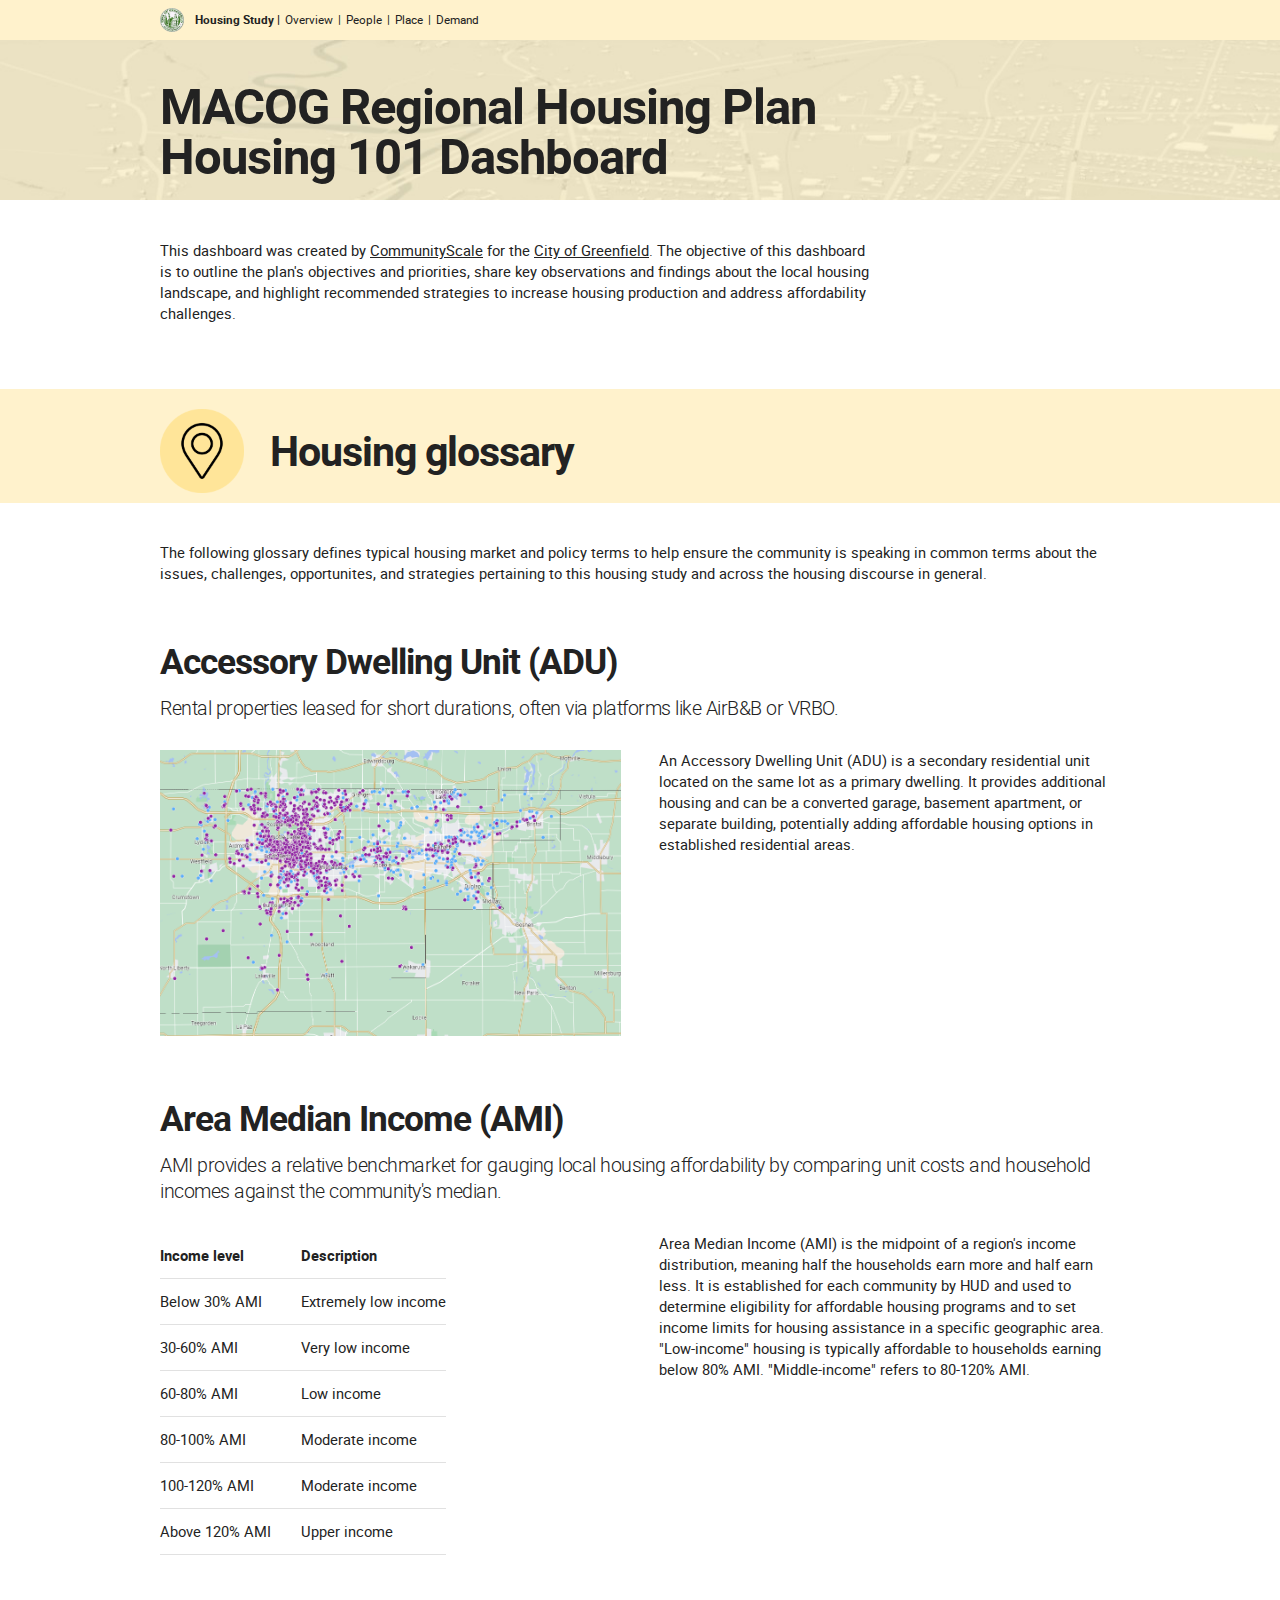
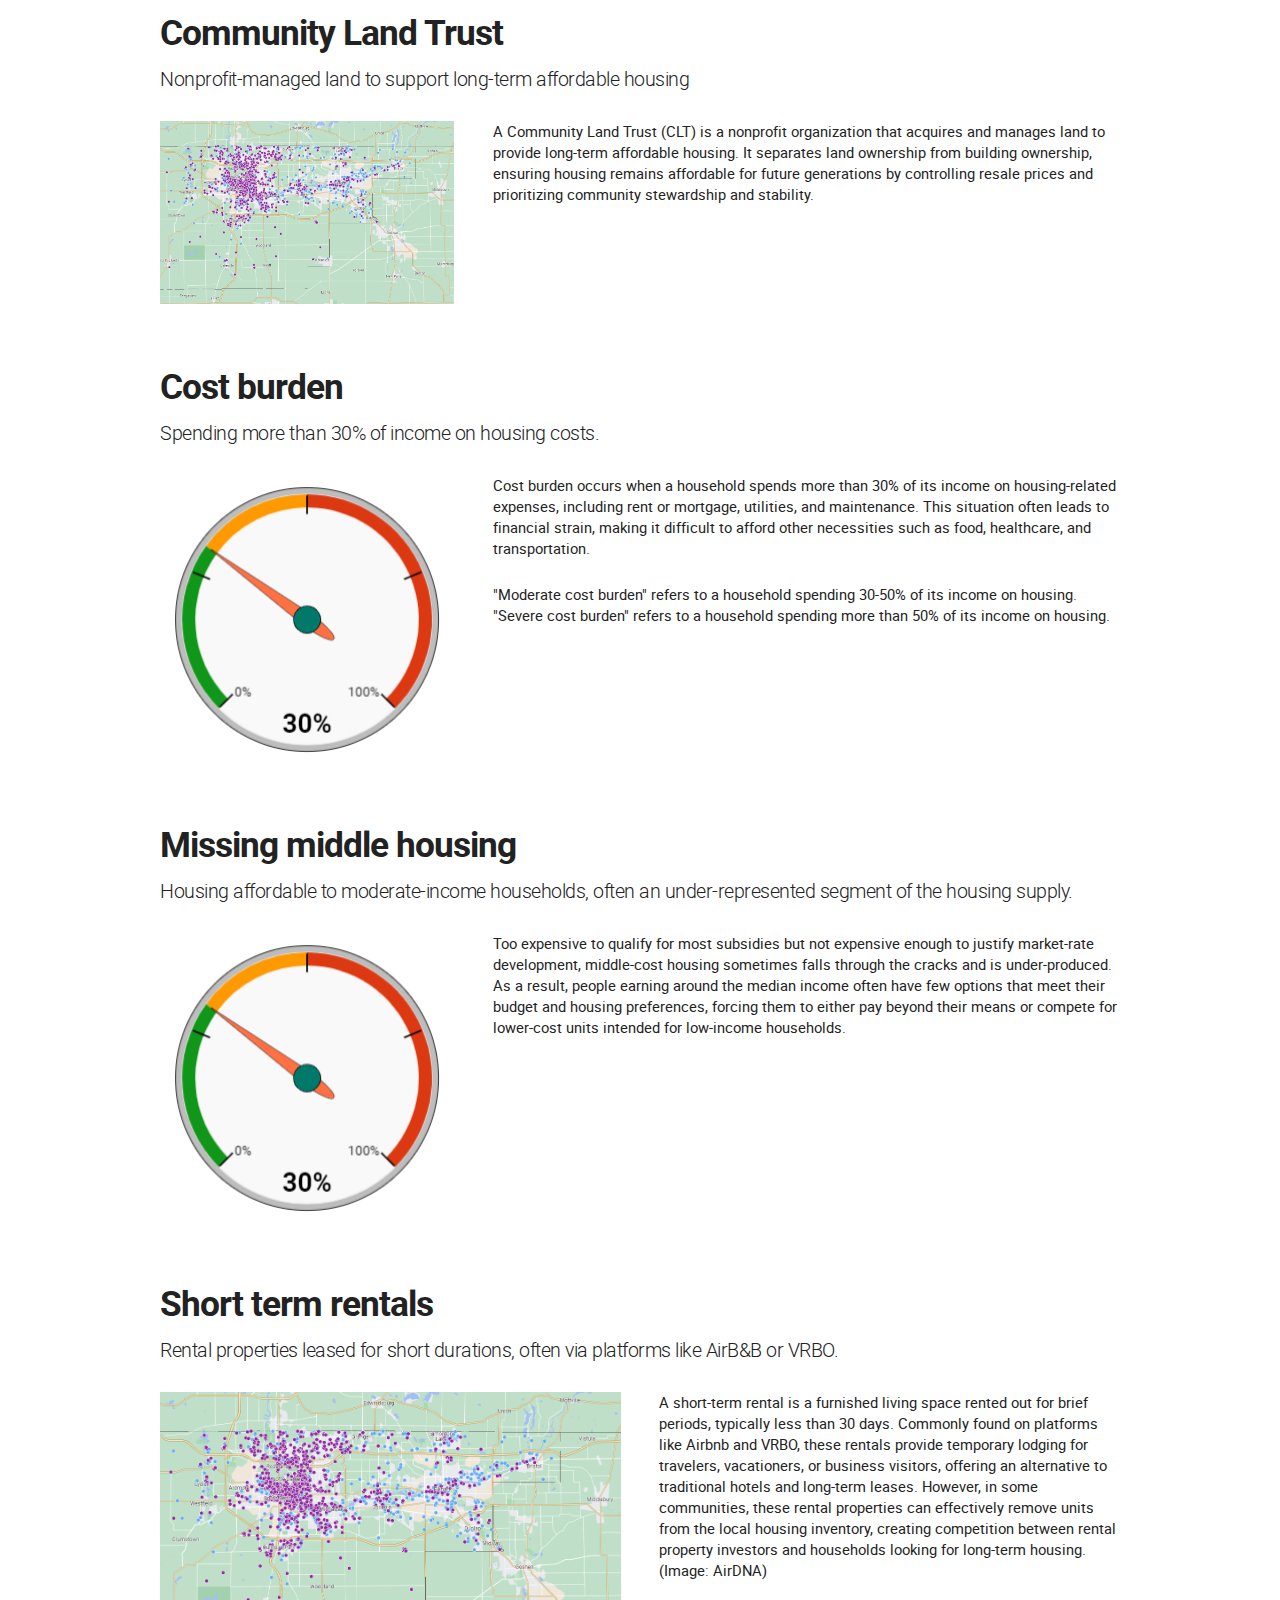
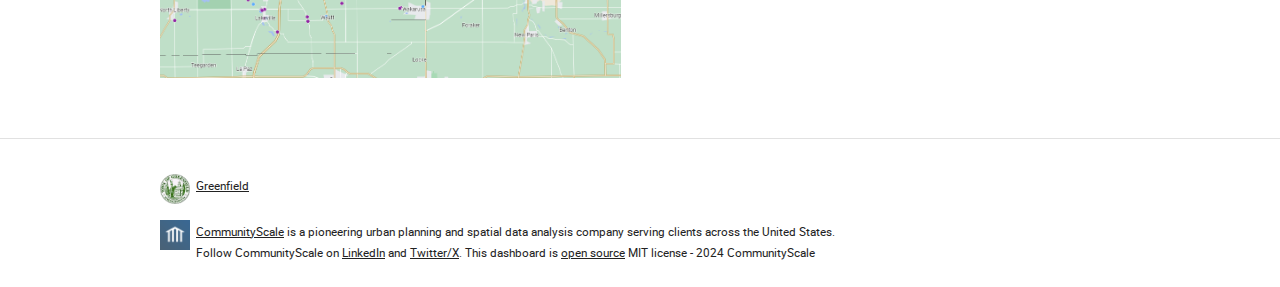
<file: housing101.html>
<!DOCTYPE html>
<html lang="en">

<head>

	<!-- Metadata 2024 -->
	<meta charset="utf-8">
	<title>MACOG Regional Housing Study - Housing 101</title>
	<meta name="description" content="Explore our interactive dashboard to understand housing needs in Greenfield. This tool provides insights into housing availability, affordability, and trends.">
	<meta name="keywords" content="Greenfield, Housing, Urban Planning, CommunityScale, Assessment, Dashboard">
	<meta name="author" content="CommunityScale">
	<link rel="canonical" href="https://communityscale.github.io/Greenfield/">
	<meta property="og:title" content="Greenfield Housing Study Dashboard">
	<meta property="og:type" content="article">
	<meta property="og:url" content="https://communityscale.github.io/Greenfield/">
	<meta property="og:image" content="https://raw.githubusercontent.com/CommunityScale/Greenfield/main/images/socialcard.jpg">
	<meta property="og:description" content="Housing Study educational dashboard for Greenfield. Provides detailed analysis and insights on housing trends, affordability, and needs.">
	<meta property="og:site_name" content="CommunityScale">
	<meta property="og:locale" content="en_US">
	<meta property="article:author" content="CommunityScale">
	<meta property="article:tag" content="Urban Planning">
	<meta property="article:tag" content="Housing">
	<meta property="article:tag" content="Greenfield">
	<meta name="twitter:card" content="summary_large_image">
	<meta name="twitter:title" content="Greenfield Housing Study Dashboard">
	<meta name="twitter:description" content="Interactive dashboard providing insights into Greenfield's housing needs. Explore data on affordability, availability, and trends.">
	<meta name="twitter:image" content="https://raw.githubusercontent.com/CommunityScale/Greenfield/main/images/socialcard.jpg">
	<meta name="twitter:creator" content="@CommunityScale">
	<meta http-equiv="content-language" content="en">

	<!-- Mobile Specific Metas
  –––––––––––––––––––––––––––––––––––––––––––––––––– -->
	<meta name="viewport" content="width=device-width, initial-scale=1">

	<!-- CSS
  –––––––––––––––––––––––––––––––––––––––––––––––––– -->
	<link rel="stylesheet" href="css/normalize.css">
	<link rel="stylesheet" href="css/cs.css">

	<!-- Favicon
  –––––––––––––––––––––––––––––––––––––––––––––––––– -->
	<link rel="icon" type="image/png" href="images/favicon.png">

</head>

<body>

	<!-- Primary Page Layout
  –––––––––––––––––––––––––––––––––––––––––––––––––– -->

	<!-- Sticky header -->
	<div class="sticky">
		<div class="container">
			<small>
				<p class="inline-text">
					<a href="https://greenfield-ma.gov/" target="_blank"><img src="images/community.png" alt="Greenfield" class="inline-image"></a>
					<span class="title"><b> Housing Study |</span></b><a href="#Overview">Overview</a> | <a href="#People">People</a> | <a href="#Place"> Place </a>| <a href="#Demand">Demand</a>
				</p>
			</small>
		</div>
	</div>

	<!-- Cover banner -->

	<div class="cover">
		<div class="container" style="margin-top: 0">
			<h1>MACOG Regional Housing Plan
				<br>Housing 101 Dashboard
			</h1>
		</div>
	</div>

	<div class="container">
		<div class="row">
			<div class="nine columns" style="margin-top: 20px">
				<p>This dashboard was created by <a href="http://communityscale.io">CommunityScale</a> for the <a href="https://greenfield-ma.gov/">City of Greenfield</a>. The objective of this dashboard is to outline the plan's objectives and priorities, share key observations and findings about the local housing landscape, and highlight recommended strategies to increase housing production and address affordability challenges.</p>
			</div>
			<div class="one-half column" style="margin-top: 20px">
			</div>
		</div>
		<!-- Hide the TOC
		<div class="row">
			<div class="one-fifth column"><a href="#Overview"><img src="images/Overview.png" class="icon" title="Overview"><br><b>Overview</b></a>, introducing the purpose of this dashboard.</div>
			<div class="one-fifth column"><a href="#People"><img src="images/People.png" class="icon" title="People"><br><b>Indicators</b></a>, profiling characteristics such as income, employment, household structure, and cost burden.</div>
			<div class="one-fifth column"><a href="#Place"><img src="images/Place.png" class="icon" title="Place"><br><b>Solutions</b></a>, to generate new construction that fits with the community's needs.</div>
			<div class="one-fifth column"><a href="#Demand"><img src="images/Demand.png" class="icon" title="Demand"><br><b>Next steps</b></a>, and how you can get involved.</div>
		</div>
		 -->
	</div>

	<div class="divider">
		<div class="container">
			<div class="Twelve columns">
				<h2 id="Glossary" class="inline-text"><img src="images/Place.png" class="inline-image" title="People">Housing glossary</h2>
			</div>
		</div>
	</div>

    <div class="container">
		<div class="row">
			<div class="twelve columns" style="margin-top: 2%">
				<p>The following glossary defines typical housing market and policy terms to help ensure the community is speaking in common terms about the issues, challenges, opportunites, and strategies pertaining to this housing study and across the housing discourse in general.</p>
            </div>
        </div>
    </div>

    <!-- Typical glossary entry-->
    <div class="container">        
        <div class="row">
            <div class="twelve columns" style="margin-top: 2%">
                <h3>Accessory Dwelling Unit (ADU)</h3>
                <h5>Rental properties leased for short durations, often via platforms like AirB&B or VRBO.</h5>
            </div>
        </div>	
		<div class="row">
			<div class="six columns" style="margin-top: 2%">
				<p><img src="./images/MACOG_Airdna_screengrab.PNG" height=auto width=100% title="CommunityScale" alt="CommunityScale"></a></p>
			</div>
			<div class="six columns" style="margin-top: 2%">
				<p>An Accessory Dwelling Unit (ADU) is a secondary residential unit located on the same lot as a primary dwelling. It provides additional housing and can be a converted garage, basement apartment, or separate building, potentially adding affordable housing options in established residential areas.</p>
            </div>
		</div>
	</div>

    <!-- Typical glossary entry-->
    <div class="container">        
        <div class="row">
            <div class="twelve columns" style="margin-top: 2%">
                <h3>Area Median Income (AMI)</h3>
                <h5>AMI provides a relative benchmarket for gauging local housing affordability by comparing unit costs and household incomes against the community's median.</h5>
            </div>
        </div>	
		<div class="row">
			<div class="six columns" style="margin-top: 2%">
				<table>
                    <tr>
                      <th>Income level</th>
                      <th>Description</th>
                    </tr>
                    <tr>
                      <td>Below 30% AMI</td>
                      <td>Extremely low income</td>
                    </tr>
                    <tr>
                      <td>30-60% AMI</td>
                      <td>Very low income</td>
                    </tr>
                    <tr> 
                      <td>60-80% AMI</td>
                      <td>Low income</td>
                    </tr>
                    <tr>
                      <td>80-100% AMI</td>
                      <td>Moderate income</td>
                    </tr>
                    <tr>
                      <td>100-120% AMI</td>
                      <td>Moderate income</td>
                    </tr>
                    <tr>
                      <td>Above 120% AMI</td>
                      <td>Upper income</td>
                    </tr>
                </table>
			</div>
			<div class="six columns" style="margin-top: 2%">
				<p>Area Median Income (AMI) is the midpoint of a region's income distribution, meaning half the households earn more and half earn less. It is established for each community by HUD and used to determine eligibility for affordable housing programs and to set income limits for housing assistance in a specific geographic area. "Low-income" housing is typically affordable to households earning below 80% AMI. "Middle-income" refers to 80-120% AMI.</p>
            </div>
		</div>
	</div>

    <!-- Typical glossary entry-->
    <div class="container">        
        <div class="row">
            <div class="twelve columns" style="margin-top: 2%">
                <h3>Community Land Trust</h3>
                <h5>Nonprofit-managed land to support long-term affordable housing</h5>
            </div>
        </div>	
		<div class="row">
			<div class="four columns" style="margin-top: 2%">
				<p><img src="./images/MACOG_Airdna_screengrab.PNG" height=auto width=100% title="CommunityScale" alt="CommunityScale"></a></p>
			</div>
			<div class="eight columns" style="margin-top: 2%">
				<p>A Community Land Trust (CLT) is a nonprofit organization that acquires and manages land to provide long-term affordable housing. It separates land ownership from building ownership, ensuring housing remains affordable for future generations by controlling resale prices and prioritizing community stewardship and stability.</p>
            </div>
		</div>
	</div>

    <!-- Typical glossary entry-->
    <div class="container">        
        <div class="row">
            <div class="twelve columns" style="margin-top: 2%">
                <h3>Cost burden</h3>
                <h5>Spending more than 30% of income on housing costs.</h5>
            </div>
        </div>	
		<div class="row">
			<div class="four columns" style="margin-top: 2%">
				<p><img src="./images/MACOG_Gauge_screengrab.PNG" height=auto width=100% title="CommunityScale" alt="CommunityScale"></a></p>
			</div>
			<div class="eight columns" style="margin-top: 2%">
				<p>Cost burden occurs when a household spends more than 30% of its income on housing-related expenses, including rent or mortgage, utilities, and maintenance. This situation often leads to financial strain, making it difficult to afford other necessities such as food, healthcare, and transportation.</p>
                <p>"Moderate cost burden" refers to a household spending 30-50% of its income on housing. "Severe cost burden" refers to a household spending more than 50% of its income on housing.</p>
            </div>
		</div>
	</div>

    <!-- Typical glossary entry-->
    <div class="container">        
        <div class="row">
            <div class="twelve columns" style="margin-top: 2%">
                <h3>Missing middle housing</h3>
                <h5>Housing affordable to moderate-income households, often an under-represented segment of the housing supply.</h5>
            </div>
        </div>	
		<div class="row">
			<div class="four columns" style="margin-top: 2%">
				<p><img src="./images/MACOG_Gauge_screengrab.PNG" height=auto width=100% title="CommunityScale" alt="CommunityScale"></a></p>
			</div>
			<div class="eight columns" style="margin-top: 2%">
				<p>Too expensive to qualify for most subsidies but not expensive enough to justify market-rate development, middle-cost housing sometimes falls through the cracks and is under-produced. As a result, people earning around the median income often have few options that meet their budget and housing preferences, forcing them to either pay beyond their means or compete for lower-cost units intended for low-income households.</p>
            </div>
		</div>
	</div>

    <!-- Typical glossary entry-->
    <div class="container">        
        <div class="row">
            <div class="twelve columns" style="margin-top: 2%">
                <h3>Short term rentals</h3>
                <h5>Rental properties leased for short durations, often via platforms like AirB&B or VRBO.</h5>
            </div>
        </div>	
		<div class="row">
			<div class="six columns" style="margin-top: 2%">
				<p><img src="./images/MACOG_Airdna_screengrab.PNG" height=auto width=100% title="CommunityScale" alt="CommunityScale"></a></p>
			</div>
			<div class="six columns" style="margin-top: 2%">
				<p>A short-term rental is a furnished living space rented out for brief periods, typically less than 30 days. Commonly found on platforms like Airbnb and VRBO, these rentals provide temporary lodging for travelers, vacationers, or business visitors, offering an alternative to traditional hotels and long-term leases. However, in some communities, these rental properties can effectively remove units from the local housing inventory, creating competition between rental property investors and households looking for long-term housing. (Image: AirDNA)</p>
            </div>
		</div>
	</div>

    <div class="row">
		<hr>
	</div>
	</div>

    <div class="container">
		<div class="unresponsive">
			<div class="content-size"><a href="https://greenfield-ma.gov/"><img src="./images/community.png" height=auto width=30px title="Greenfield" alt="Greenfield"></a></div>
			<div class="fill-space">
				<p><small><a href="https://greenfield-ma.gov/">Greenfield</a></small>
				</p>
			</div>
		</div>

		<div class="unresponsive">
			<div class="content-size"><a href="http://communityscale.io"><img src="./images/CommunityScale-logo.png" height=auto width=30px title="CommunityScale" alt="CommunityScale"></a></div>
			<div class="fill-space">
				<p><small><a href="http://communityscale.io">CommunityScale</a> is a pioneering urban planning and spatial data analysis company serving clients across the United States. <br> Follow CommunityScale on <a href="https://www.linkedin.com/company/communityscale">LinkedIn</a> and <a href="https://twitter.com/CommunityScale">Twitter/X</a>. This dashboard is <a href="https://github.com/CommunityScale/Greenfield">open source</a> MIT license - 2024 CommunityScale</small>
				</p>
			</div>
		</div>
	</div>

	<!-- End Document
  –––––––––––––––––––––––––––––––––––––––––––––––––– -->
</body>
</html>
</file>
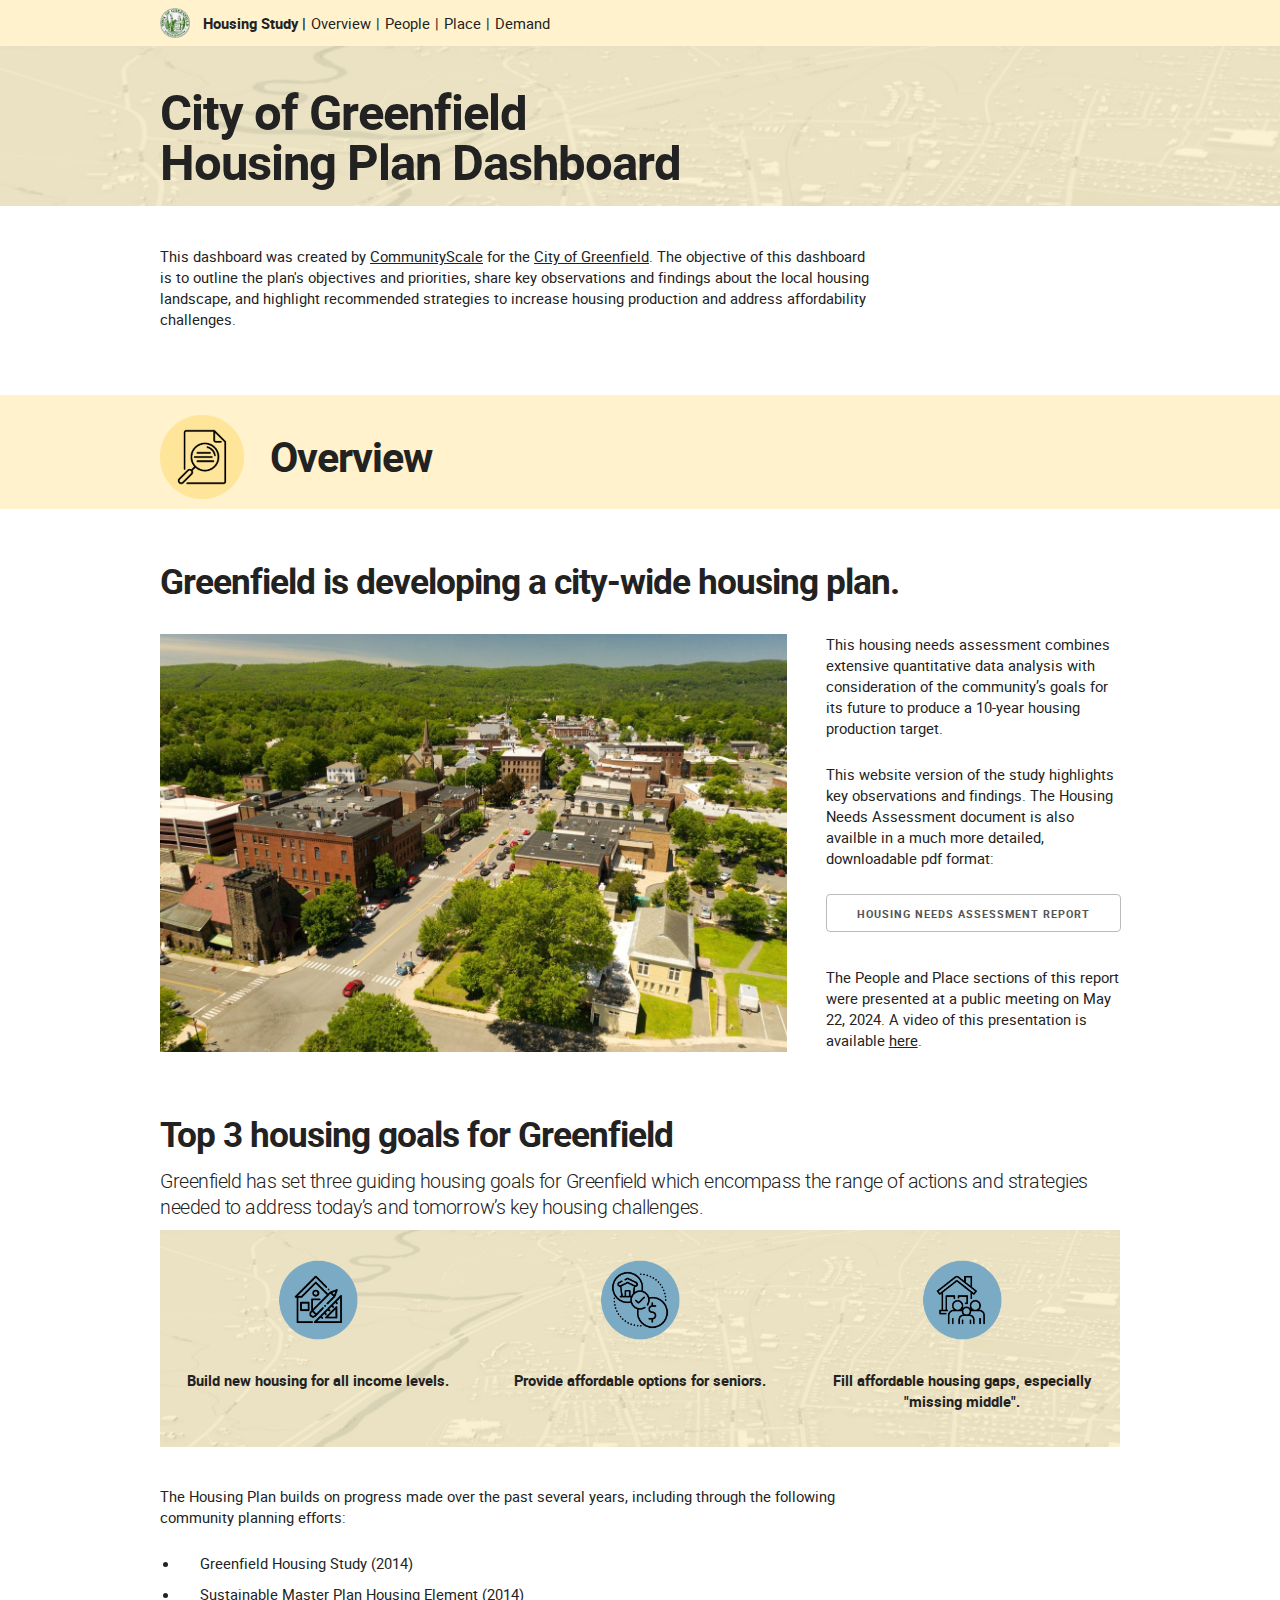
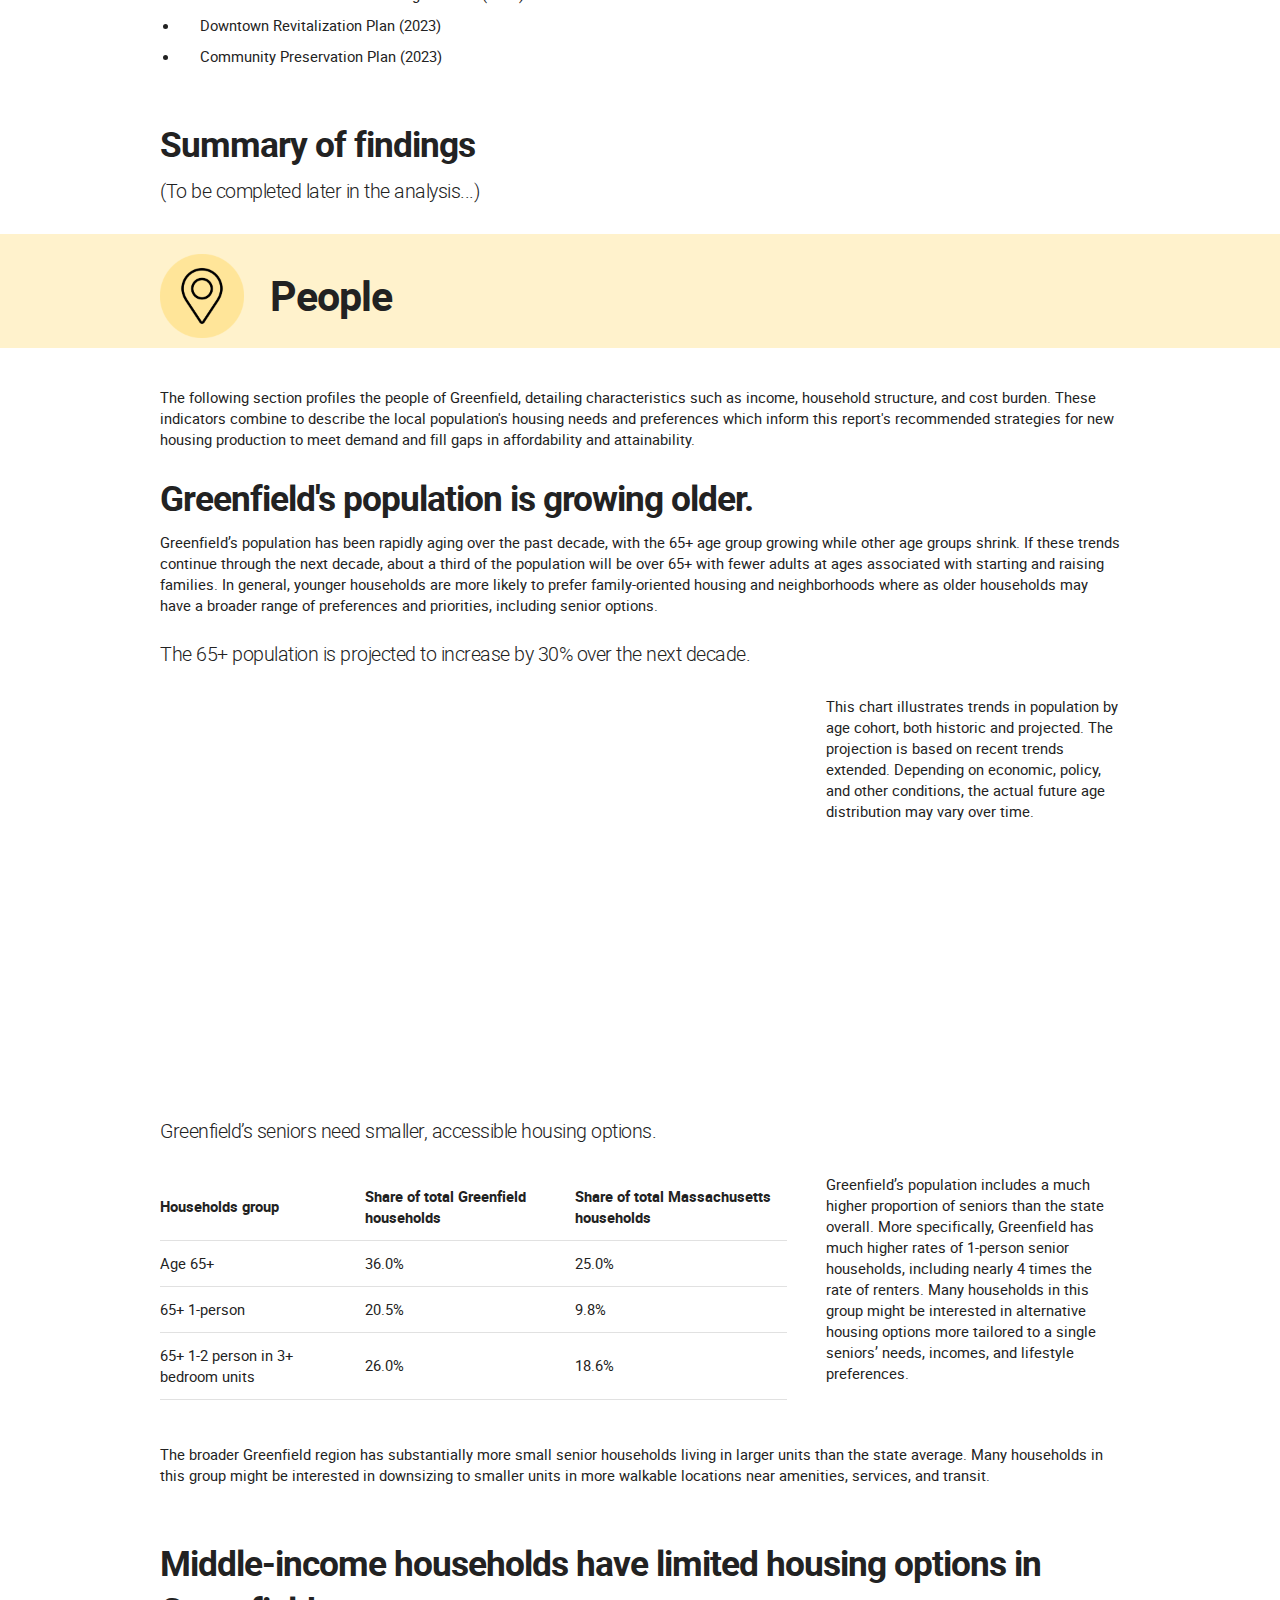
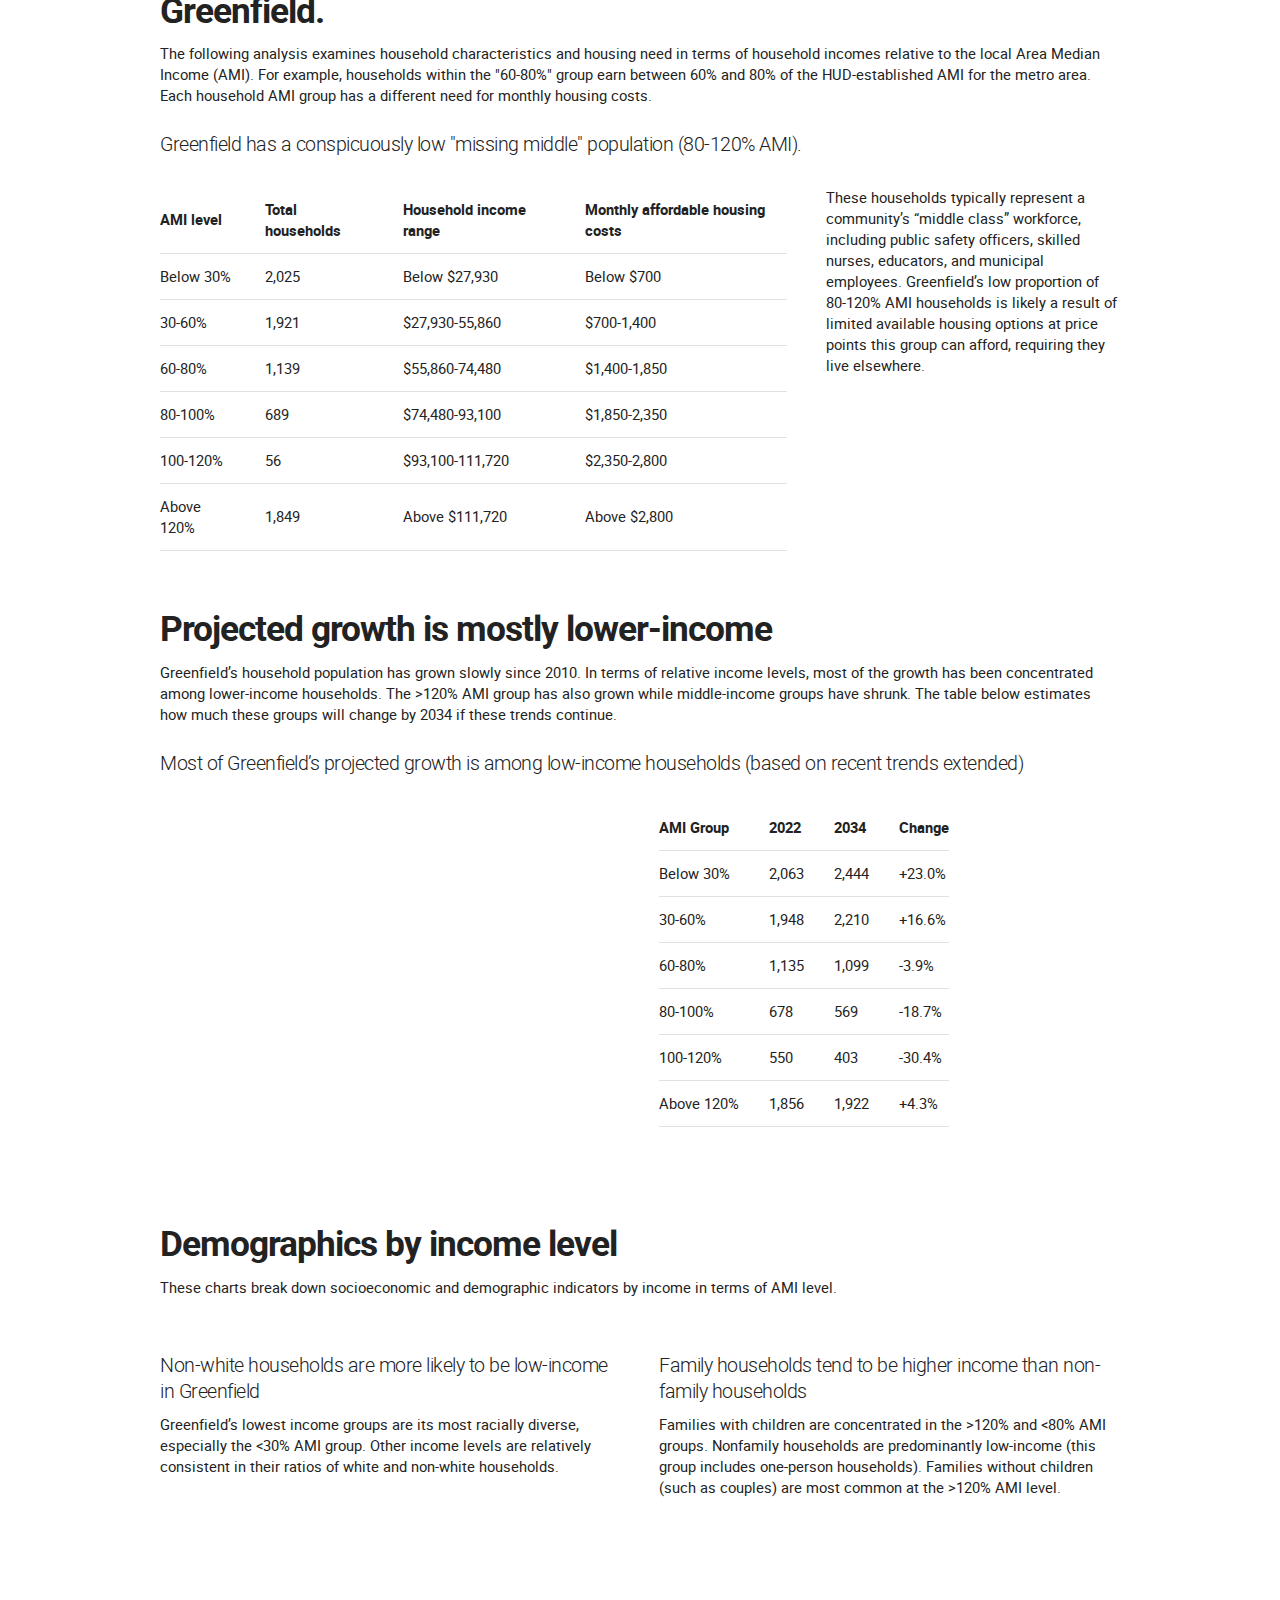
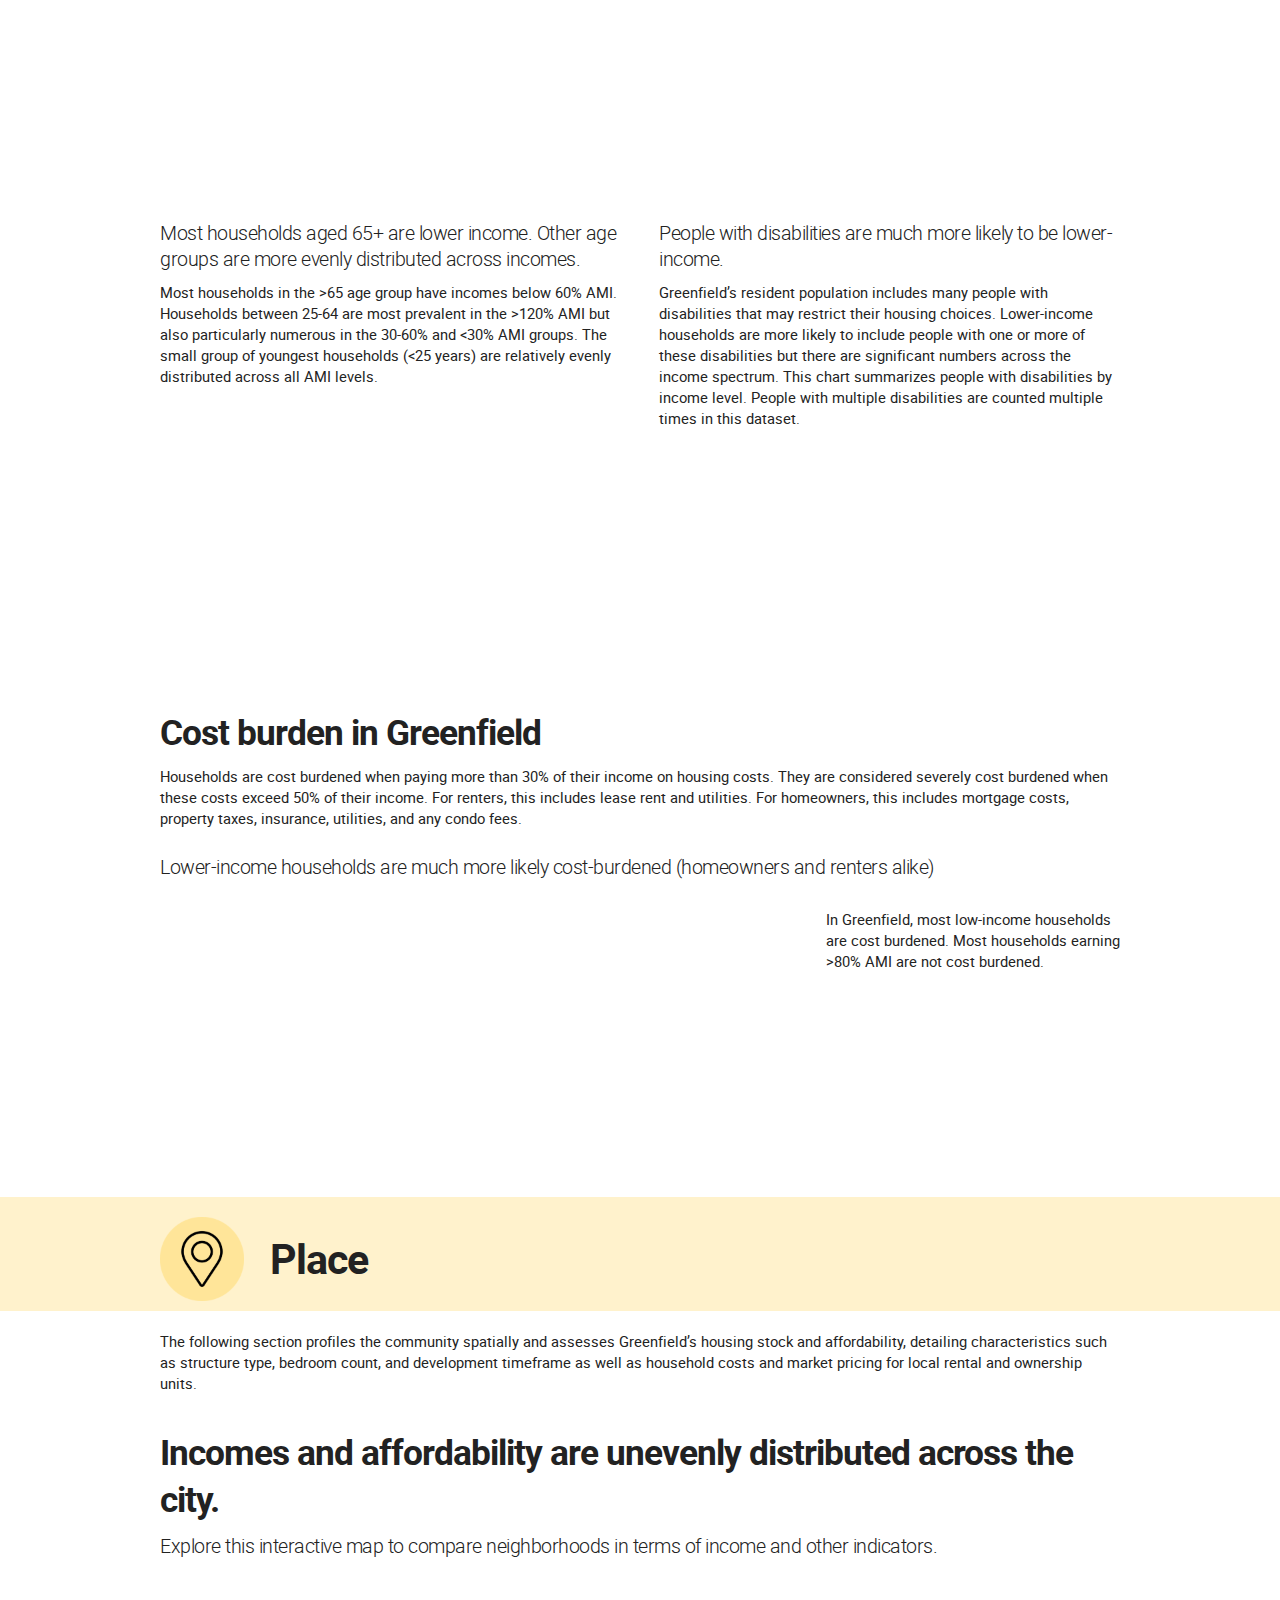
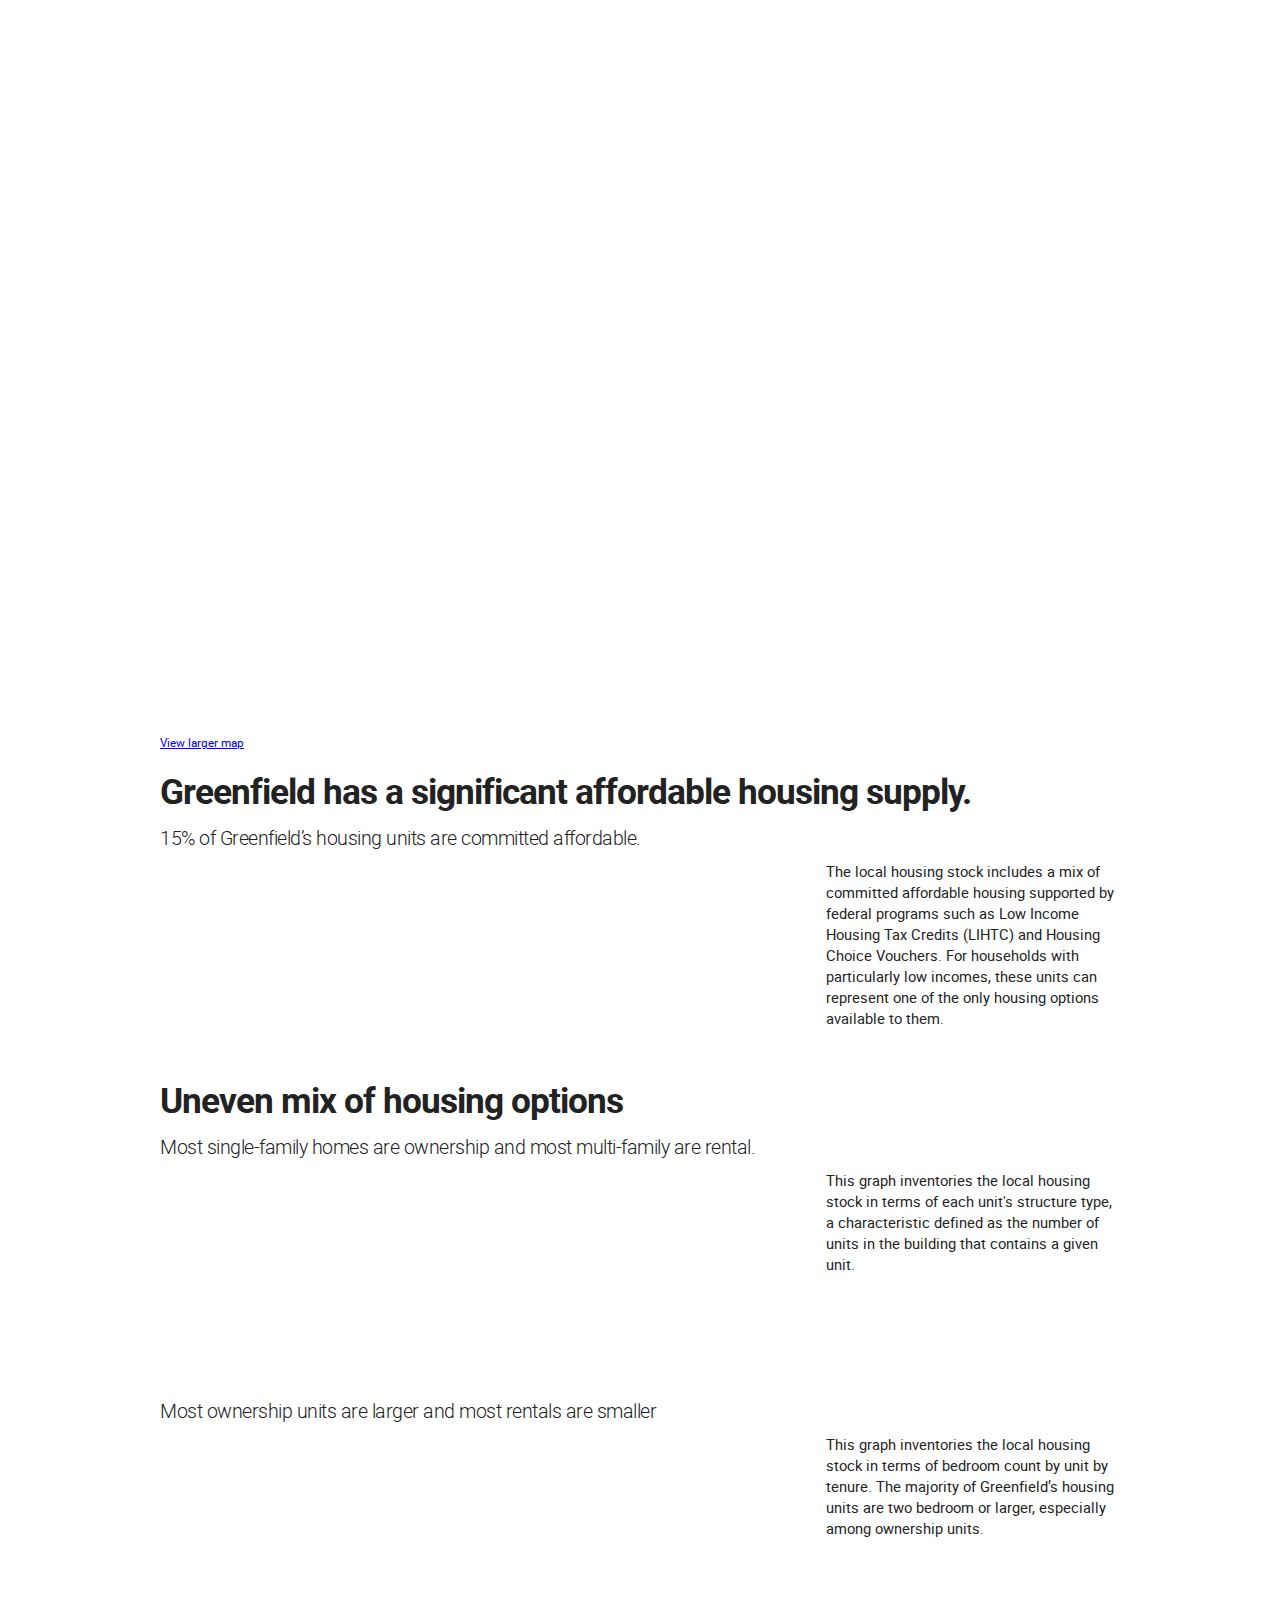
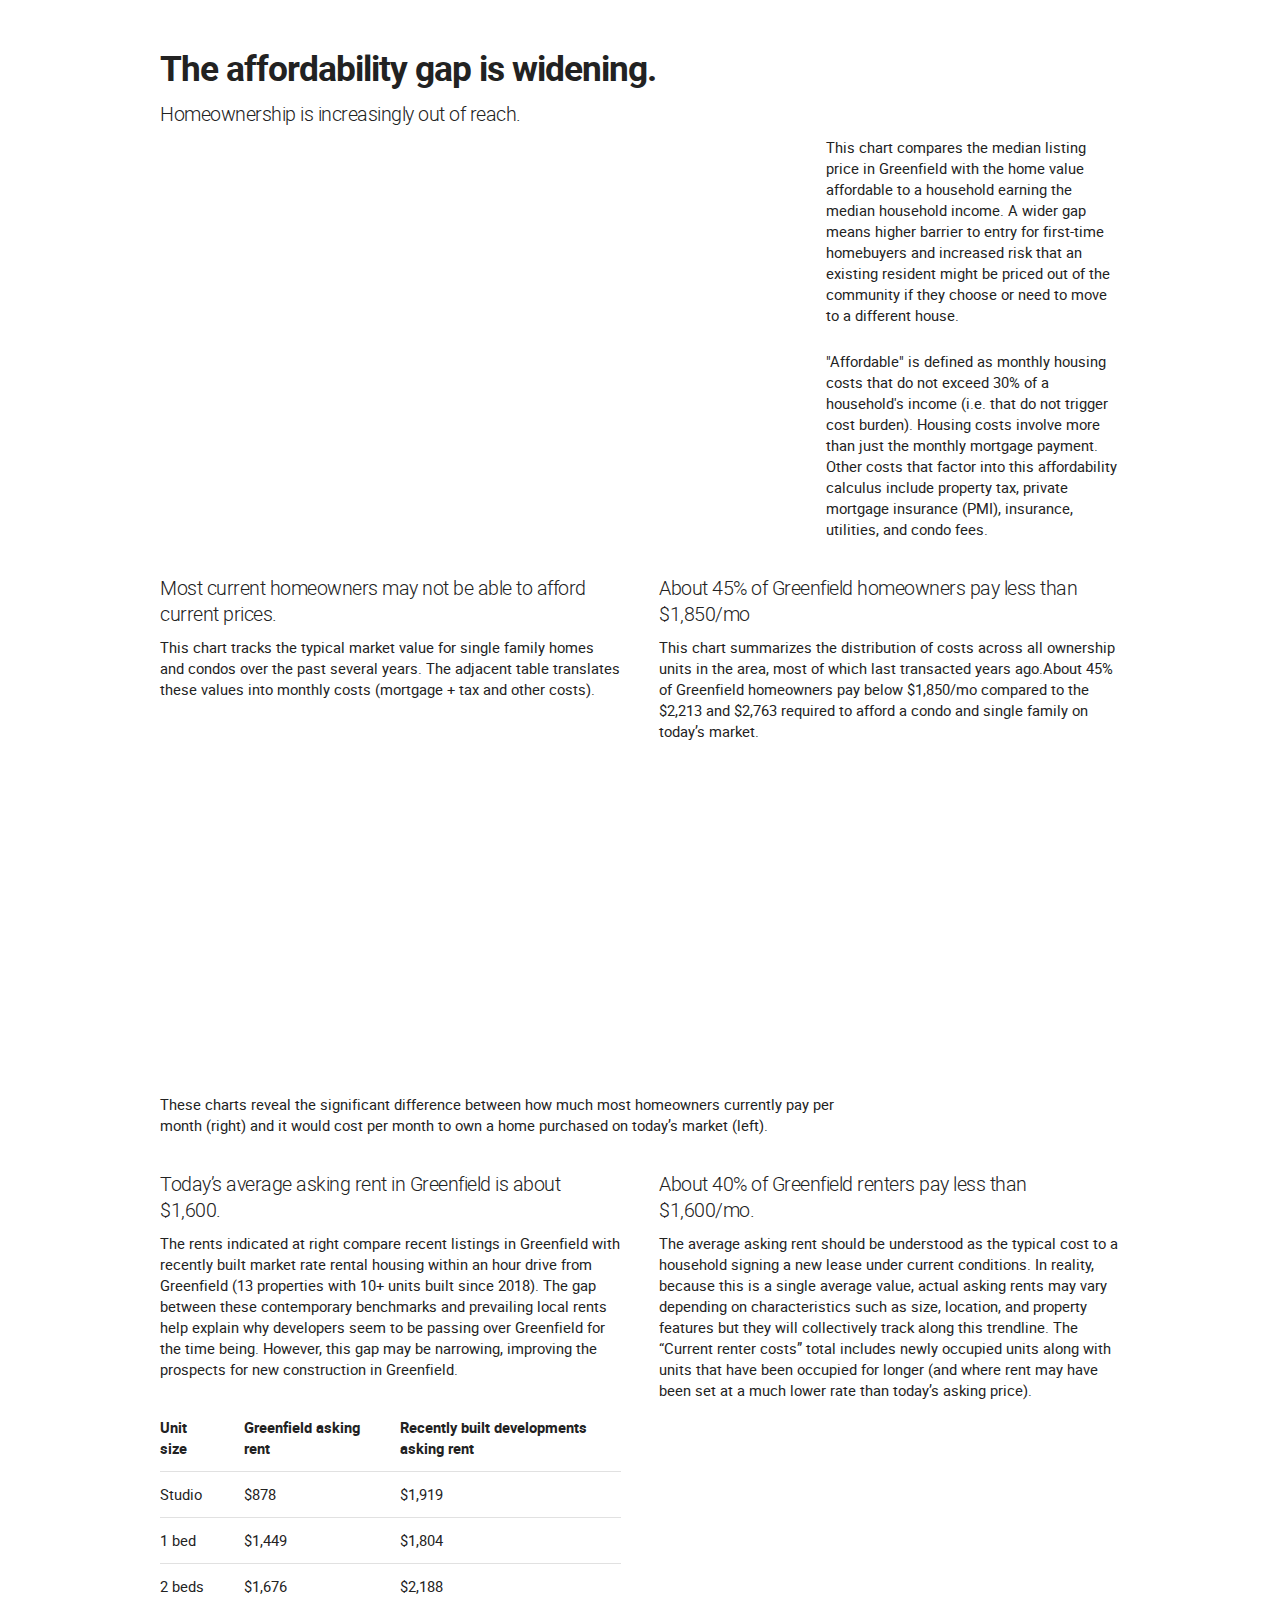
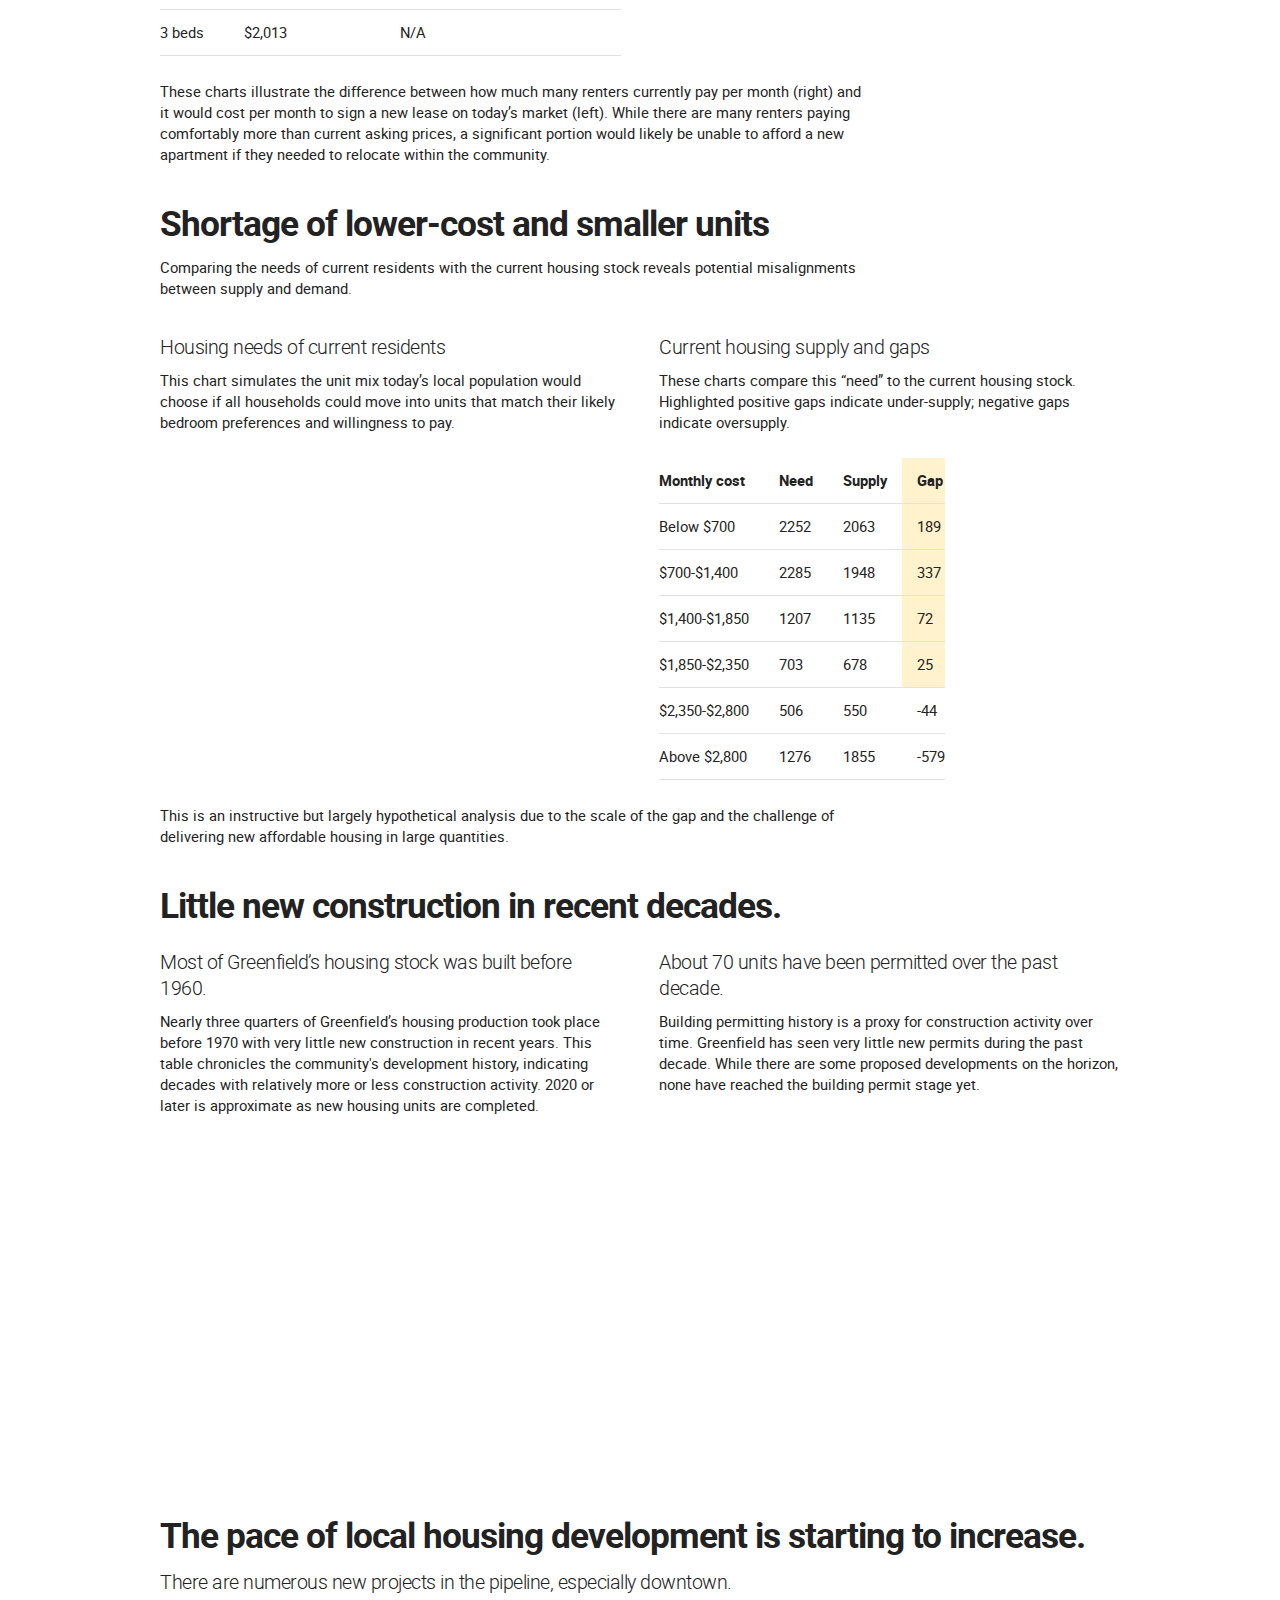
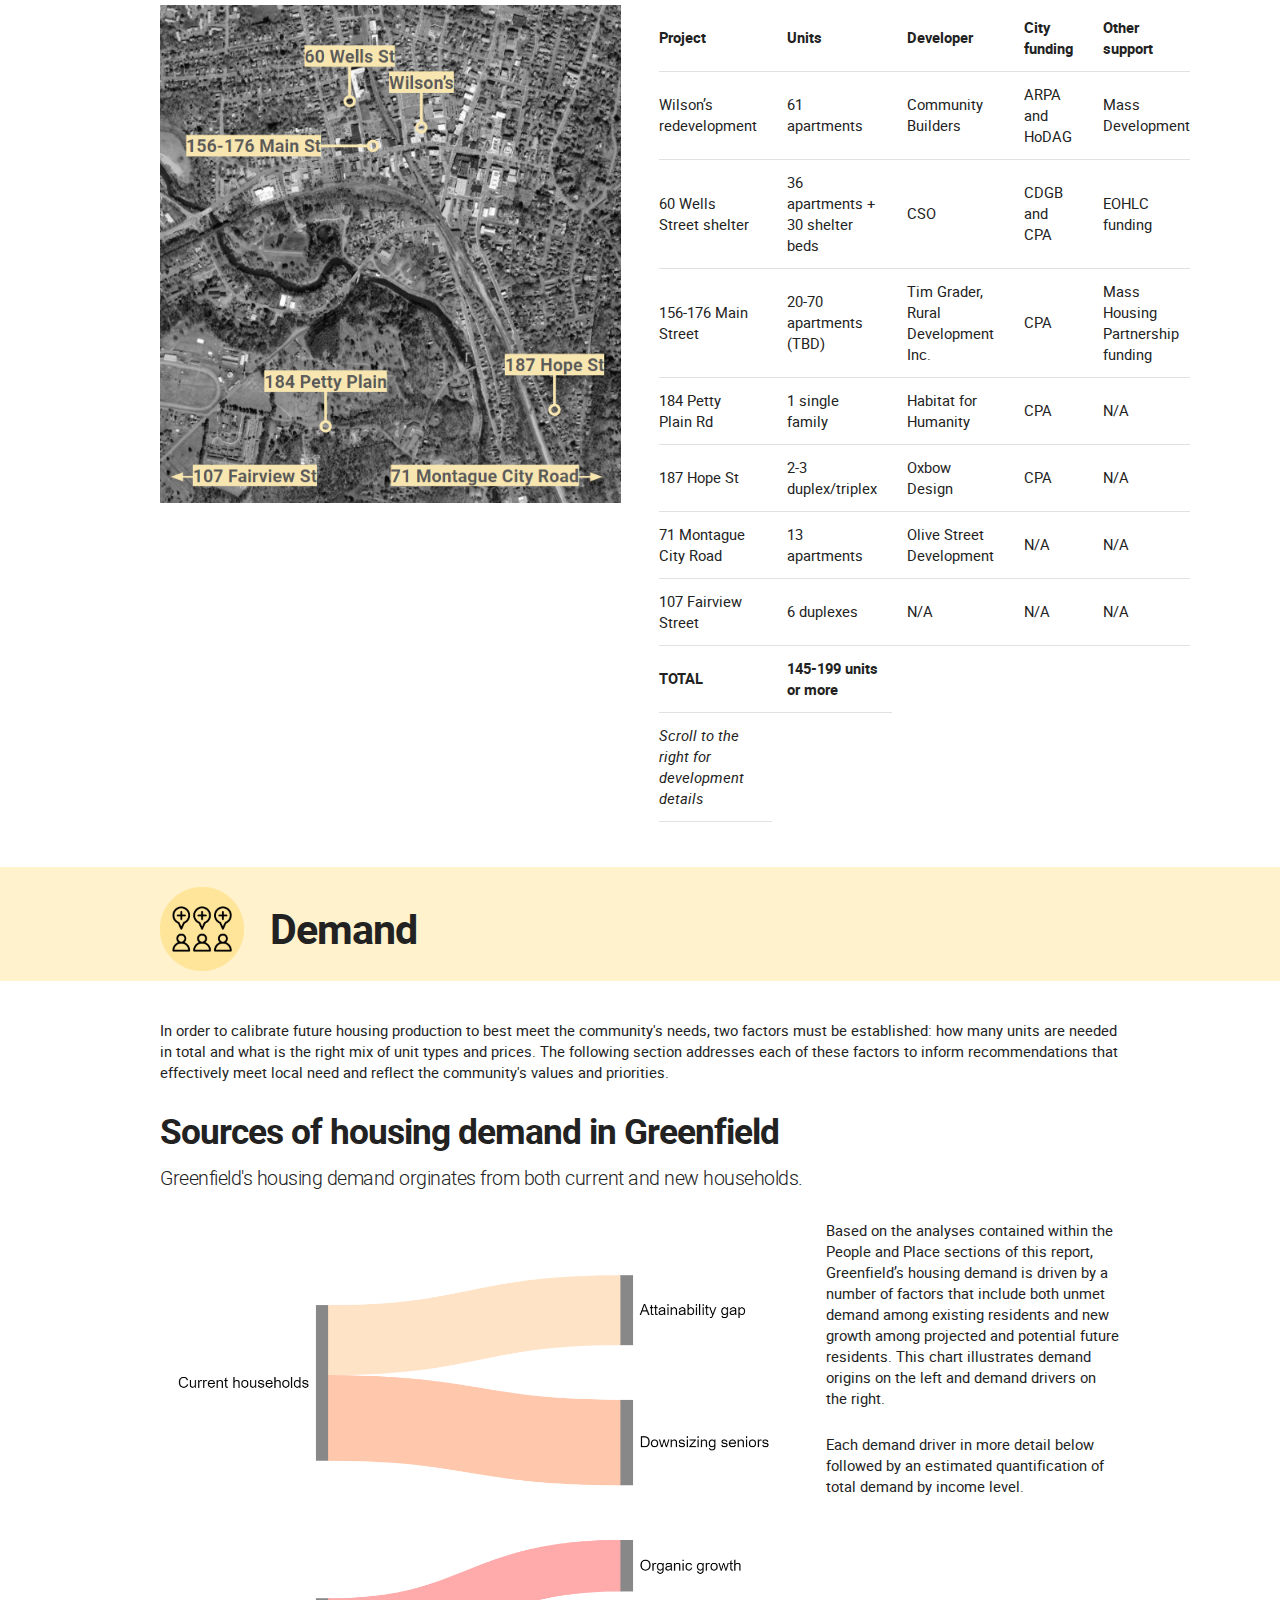
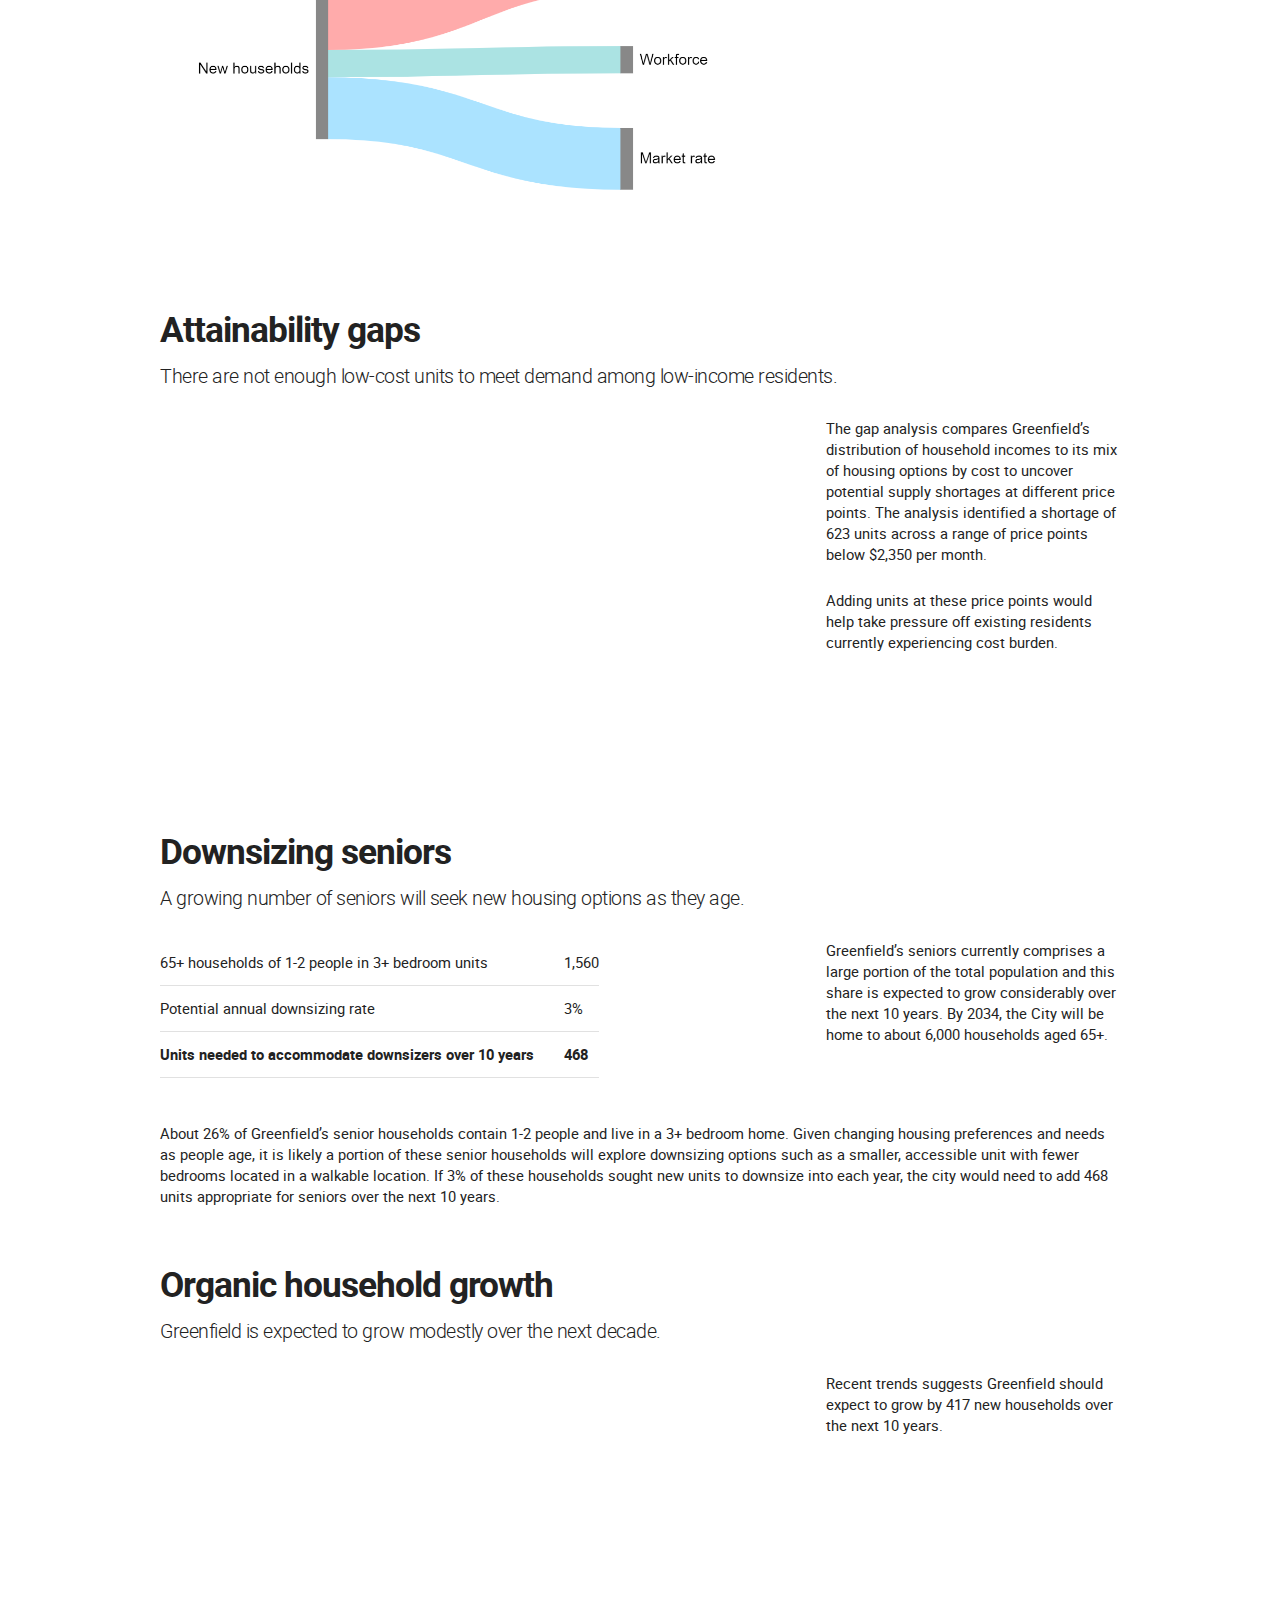
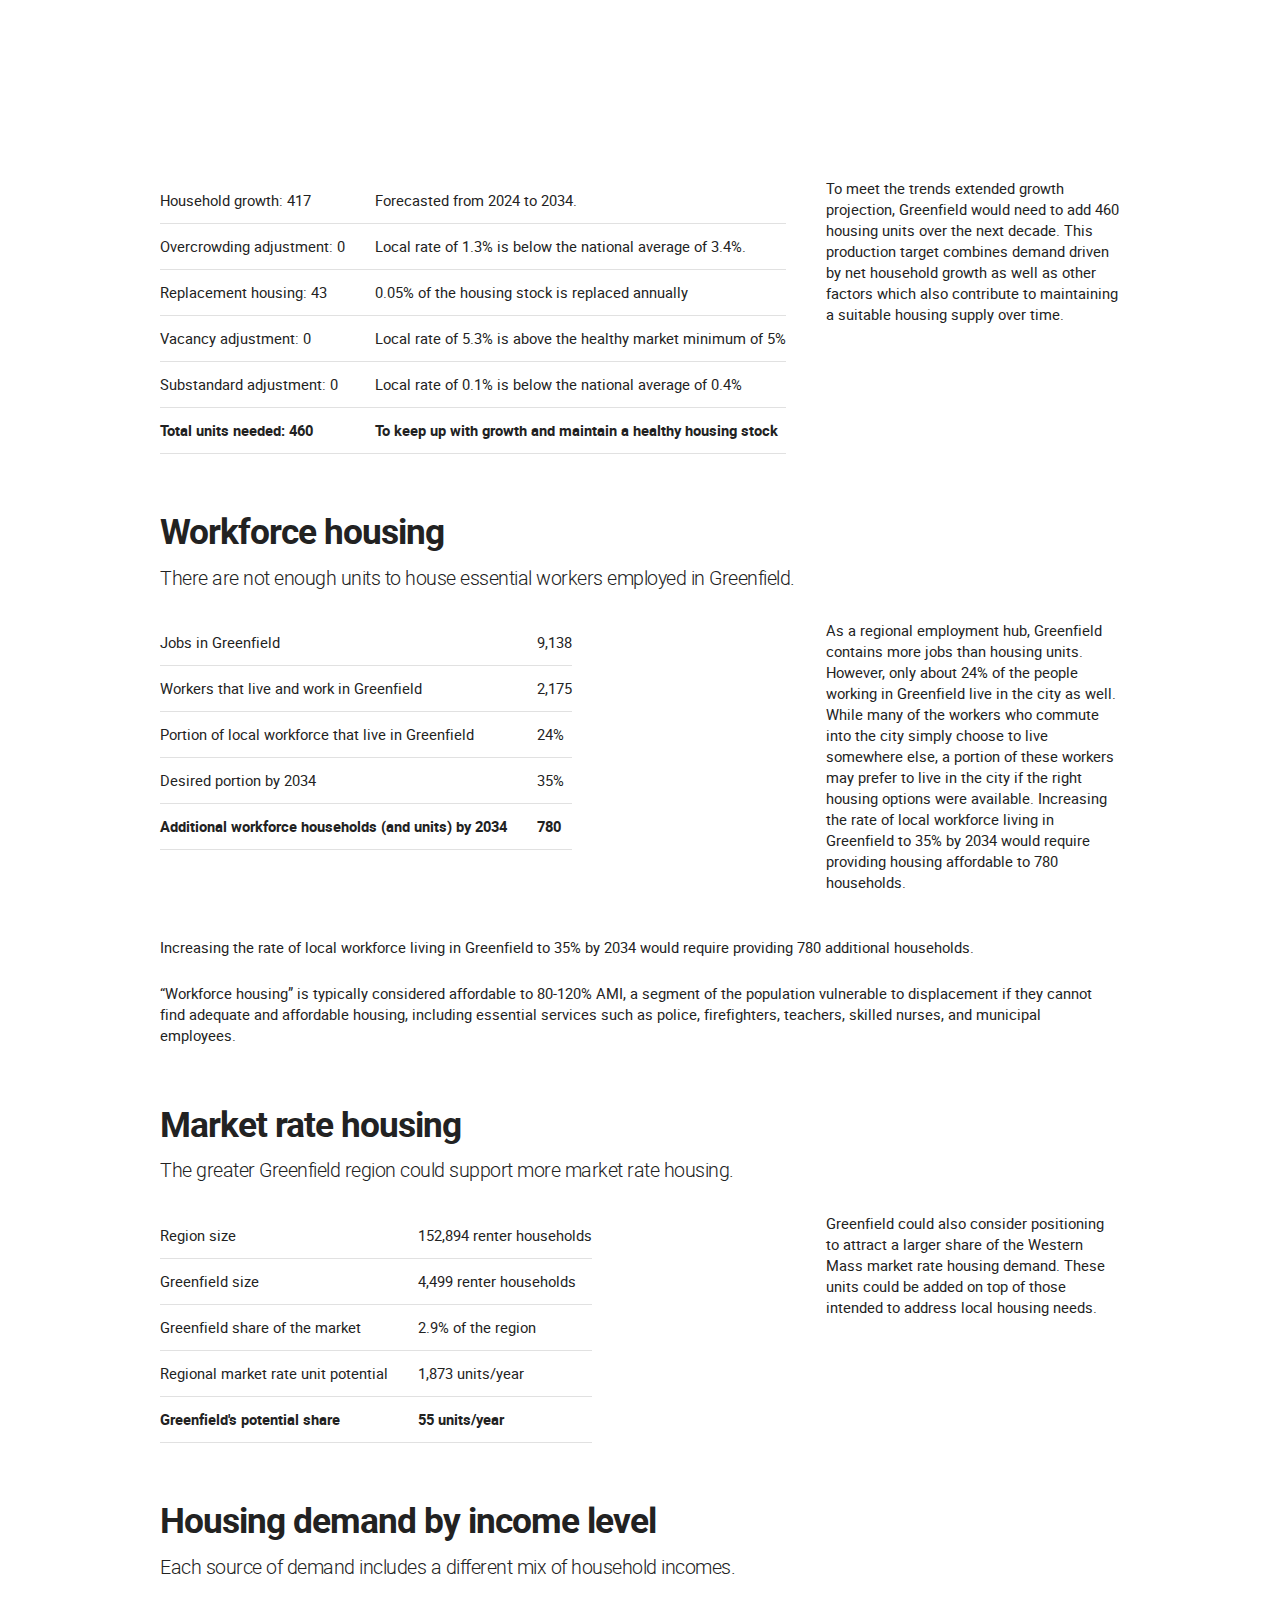
<file: index-archive.html>
<!DOCTYPE html>
<html lang="en">

<head>

	<!-- Metadata 2024 -->
	<meta charset="utf-8">
	<title>Greenfield Housing Study Dashboard</title>
	<meta name="description" content="Explore our interactive dashboard to understand housing needs in Greenfield. This tool provides insights into housing availability, affordability, and trends.">
	<meta name="keywords" content="Greenfield, Housing, Urban Planning, CommunityScale, Assessment, Dashboard">
	<meta name="author" content="CommunityScale">
	<link rel="canonical" href="https://communityscale.github.io/Greenfield/">
	<meta property="og:title" content="Greenfield Housing Study Dashboard">
	<meta property="og:type" content="article">
	<meta property="og:url" content="https://communityscale.github.io/Greenfield/">
	<meta property="og:image" content="https://raw.githubusercontent.com/CommunityScale/Greenfield/main/images/socialcard.jpg">
	<meta property="og:description" content="Housing Study educational dashboard for Greenfield. Provides detailed analysis and insights on housing trends, affordability, and needs.">
	<meta property="og:site_name" content="CommunityScale">
	<meta property="og:locale" content="en_US">
	<meta property="article:author" content="CommunityScale">
	<meta property="article:tag" content="Urban Planning">
	<meta property="article:tag" content="Housing">
	<meta property="article:tag" content="Greenfield">
	<meta name="twitter:card" content="summary_large_image">
	<meta name="twitter:title" content="Greenfield Housing Study Dashboard">
	<meta name="twitter:description" content="Interactive dashboard providing insights into Greenfield's housing needs. Explore data on affordability, availability, and trends.">
	<meta name="twitter:image" content="https://raw.githubusercontent.com/CommunityScale/Greenfield/main/images/socialcard.jpg">
	<meta name="twitter:creator" content="@CommunityScale">
	<meta http-equiv="content-language" content="en">

	<!-- Mobile Specific Metas
  –––––––––––––––––––––––––––––––––––––––––––––––––– -->
	<meta name="viewport" content="width=device-width, initial-scale=1">

	<!-- CSS
  –––––––––––––––––––––––––––––––––––––––––––––––––– -->
	<link rel="stylesheet" href="css/normalize.css">
	<link rel="stylesheet" href="css/cs.css">

	<!-- Favicon
  –––––––––––––––––––––––––––––––––––––––––––––––––– -->
	<link rel="icon" type="image/png" href="images/favicon.png">

</head>

<body>

	<!-- Primary Page Layout
  –––––––––––––––––––––––––––––––––––––––––––––––––– -->

	<!-- Sticky header -->
	<div class="sticky">
		<div class="container" >
			<p class="inline-text">
					<a href="https://greenfield-ma.gov/" target="_blank"><img src="images/community.png" alt="Greenfield" class="inline-image"></a>
					<span class="title"><b> Housing Study |</span></b><a href="#Overview">Overview</a> | <a href="#People">People</a> | <a href="#Place"> Place </a>| <a href="#Demand">Demand</a>
				</p>
		</div>
	</div>

	<!-- Cover banner -->

	<div class="cover">
		<div class="container" style="margin-top: 0">
			<h1>City of Greenfield
				<br>Housing Plan Dashboard
			</h1>
		</div>
	</div>

	<div class="container">
		<div class="row">
			<div class="nine columns" style="margin-top: 20px">
				<p>This dashboard was created by <a href="http://communityscale.io">CommunityScale</a> for the <a href="https://greenfield-ma.gov/">City of Greenfield</a>. The objective of this dashboard is to outline the plan's objectives and priorities, share key observations and findings about the local housing landscape, and highlight recommended strategies to increase housing production and address affordability challenges.</p>
			</div>
			<div class="one-half column" style="margin-top: 20px">
			</div>
		</div>
		<!-- Hide the TOC
		<div class="row">
			<div class="one-fifth column"><a href="#Overview"><img src="images/Overview.png" class="icon" title="Overview"><br><b>Overview</b></a>, introducing the purpose of this dashboard.</div>
			<div class="one-fifth column"><a href="#People"><img src="images/People.png" class="icon" title="People"><br><b>Indicators</b></a>, profiling characteristics such as income, employment, household structure, and cost burden.</div>
			<div class="one-fifth column"><a href="#Place"><img src="images/Place.png" class="icon" title="Place"><br><b>Solutions</b></a>, to generate new construction that fits with the community's needs.</div>
			<div class="one-fifth column"><a href="#Demand"><img src="images/Demand.png" class="icon" title="Demand"><br><b>Next steps</b></a>, and how you can get involved.</div>
		</div>
		 -->
	</div>

	<!-- Divider row -->
	<div class="divider">
		<div class="container">
			<div class="Twelve columns">
				<h2 id="Overview" class="inline-text"><img src="images/Overview.png" class="inline-image" title="Overview">Overview</h2>
			</div>
		</div>
	</div>

	<!-- Header row -->
	<div class="container">
		<div class="row">
			<div class="twelve columns" style="margin-top: 2%">
				<h3>Greenfield is developing a city-wide housing plan.</h3>				
			</div>
		</div>

		<!-- Row with image and text -->
		<div class="row">
			<div class="eight columns" style="margin-top: 2%">
				<p><img src="./images/Greenfield aerial photo.jpg" height=auto width=100% title="CommunityScale" alt="CommunityScale"></a></p>
			</div>
			<div class="four columns" style="margin-top: 2%">
				<p>This housing needs assessment combines extensive quantitative data analysis with consideration of the community’s goals for its future to produce a 10-year housing production target.</p>
				<p>This website version of the study highlights key observations and findings. The Housing Needs Assessment document is also availble in a much more detailed, downloadable pdf format:</p>
				<p><a href="https://docs.google.com/presentation/d/1RgziR0sq0CrdSUhm9lWpNB4xV_gJkDU1canw5z0JRwE/edit?usp=sharing" target="blank"><button>Housing Needs Assessment Report</button></a></p>
				<p>The People and Place sections of this report were presented at a public meeting on May 22, 2024. A video of this presentation is available <a href="https://www.youtube.com/watch?v=LUDM-pgbCJo" target="blank">here</a>.
			</div>
			</div>
		</div>
	</div>

	<!-- Header row -->
	<div class="container">
		<div class="row">
			<div class="twelve columns" style="margin-top: 2%">
				<h3>Top 3 housing goals for Greenfield</h3>
				<h5>Greenfield has set three guiding housing goals for Greenfield which encompass the range of actions and strategies needed to address today’s and tomorrow’s key housing challenges. </h5>
			</div>
		</div>

		<!-- Row three call outs -->
		<div class="cover">
			<div class="unresponsive">
				<div class="side-by-side" style="margin-top: 0%">
					<p><img src="images/new.png" style="width:50%; max-width: 80px; min-width: 50px;"></p>
					<p><b>Build new housing for all income levels.</b></p>
				</div>
				<div class="side-by-side" style="margin-top: 0%">
					<p><img src="images/affordable.png" style="width:50%; max-width: 80px; min-width: 50px;"></p>
					<p><b>Provide affordable options for seniors.</b></p>
				</div>
				<div class="side-by-side" style="margin-top: 0%">
					<p><img src="images/preserve.png" style="width:50%; max-width: 80px; min-width: 50px;"></p>
					<p><b>Fill affordable housing gaps, especially "missing middle".</b></p>
				</div>								
			</div>
		</div>
	</div>
	<div class="container">
		<div class="row">
			<div class="nine columns" style="margin-top: 2%">
				<p>The Housing Plan builds on progress made over the past several years, including through the following community planning efforts:</p>
				<ul>
					<li>Greenfield Housing Study (2014)</li>
					<li>Sustainable Master Plan Housing Element (2014)</li>
					<li>Downtown Revitalization Plan (2023)</li>
					<li>Community Preservation Plan (2023)</li>
				</ul>
			</div>
		</div>
	</div>

	<div class="container">
		<div class="row">
			<div class="twelve columns" style="margin-top: 2%">
				<h3>Summary of findings</h3>
				<h5>(To be completed later in the analysis...)</h5>
			</div>
		</div>
	</div>	

	<!-- People Divider row -->
	<div class="divider">
		<div class="container">
			<div class="Twelve columns">
				<h2 id="People" class="inline-text"><img src="images/Place.png" class="inline-image" title="People">People</h2>
			</div>
		</div>
	</div>

	<div class="container">
		<div class="row">
			<div class="twelve columns" style="margin-top: 2%">
				<p>The following section profiles the people of Greenfield, detailing characteristics such as income, household structure, and cost burden. These indicators combine to describe the local population's housing needs and preferences which inform this report's recommended strategies for new housing production to meet demand and fill gaps in affordability and attainability.</p>
				<h3>Greenfield's population is growing older.</h3>
				<p>Greenfield’s population has been rapidly aging over the past decade, with the 65+ age group growing while other age groups shrink. If these trends continue through the next decade, about a third of the population will be over 65+ with fewer adults at ages associated with starting and raising families. In general, younger households are more likely to prefer family-oriented housing and neighborhoods where as older households may have a broader range of preferences and priorities, including senior options.</p>
				<h5>The 65+ population is projected to increase by 30% over the next decade.</h5>
			</div>
		</div>

		<!-- Row with image and text -->
		<div class="row">
			<div class="eight columns" style="margin-top: 2%">
				<iframe title="" aria-label="Interactive area chart" id="datawrapper-chart-skZAr" src="https://datawrapper.dwcdn.net/skZAr/1/" scrolling="no" frameborder="0" style="width: 0; min-width: 100% !important; border: none;" height="388" data-external="1"></iframe><script type="text/javascript">!function(){"use strict";window.addEventListener("message",(function(a){if(void 0!==a.data["datawrapper-height"]){var e=document.querySelectorAll("iframe");for(var t in a.data["datawrapper-height"])for(var r=0;r<e.length;r++)if(e[r].contentWindow===a.source){var i=a.data["datawrapper-height"][t]+"px";e[r].style.height=i}}}))}();
				</script>
			</div>
			<div class="four columns" style="margin-top: 2%">
				<p>This chart illustrates trends in population by age cohort, both historic and projected. The projection is based on recent trends extended. Depending on economic, policy, and other conditions, the actual future age distribution may vary over time.</p>
			</div>
		</div>
	</div>

	<div class="container">
		<div class="row">
			<div class="twelve columns" style="margin-top: 2%">
				<h5>Greenfield’s seniors need smaller, accessible housing options.</h5>
			</div>
		</div>

		<!-- Row with image and text -->
		<div class="row">
			<div class="eight columns" style="margin-top: 2%">
				<table>
					<tr>
						<th>Households group</th>
						<th>Share of total Greenfield households</th>
						<th>Share of total Massachusetts households</th>
					</tr>
					<tr>
						<td>Age 65+</td>
						<td>36.0%</td>
						<td>25.0%</td>
					</tr>
					<tr>
						<td>65+ 1-person</td>
						<td>20.5%</td>
						<td>9.8%</td>
					</tr>
					<tr>
						<td>65+ 1-2 person in 3+ bedroom units</td>
						<td>26.0%</td>
						<td>18.6%</td>
					</tr>
				</table>
			</div>
			<div class="four columns" style="margin-top: 2%">
				<p>Greenfield’s population includes a much higher proportion of seniors than the state overall. More specifically, Greenfield has much higher rates of 1-person senior households, including nearly 4 times the rate of renters. Many households in this group might be interested in alternative housing options more tailored to a single seniors’ needs, incomes, and lifestyle preferences.</p>
			</div>
		</div>
		<div class="row">
			<div class="twelve columns" style="margin-top: 2%">
				<p>The broader Greenfield region has substantially more small senior households living in larger units than the state average. Many households in this group might be interested in downsizing to smaller units in more walkable locations near amenities, services, and transit.</p>
			</div>
		</div>
	</div>

	<div class="container">
		<div class="row">
			<div class="twelve columns" style="margin-top: 2%">
				<h3>Middle-income households have limited housing options in Greenfield.</h3>
				<p>The following analysis examines household characteristics and housing need in terms of household incomes relative to the local Area Median Income (AMI). For example, households within the "60-80%" group earn between 60% and 80% of the HUD-established AMI for the metro area. Each household AMI group has a different need for monthly housing costs.</p>
				<h5>Greenfield has a conspicuously low "missing middle" population (80-120% AMI).</h5>
			</div>
		</div>

		<!-- Row with image and text -->
		<div class="row">
			<div class="eight columns" style="margin-top: 2%">
				<table>
					<tr>
						<th>AMI level</th>
						<th>Total households</th>
						<th>Household income range</th>
						<th>Monthly affordable housing costs</th>
					</tr>
					<tr>
						<td>Below 30%</td>
						<td>2,025</td>
						<td>Below $27,930</td>
						<td>Below $700</td>
					</tr>
					<tr>
						<td>30-60%</td>
						<td>1,921</td>
						<td>$27,930-55,860</td>
						<td>$700-1,400</td>
					</tr>
					<tr>
						<td>60-80%</td>
						<td>1,139</td>
						<td>$55,860-74,480</td>
						<td>$1,400-1,850</td>
					</tr>
					<tr>
						<td>80-100%</td>
						<td>689</td>
						<td>$74,480-93,100</td>
						<td>$1,850-2,350</td>
					</tr>
					<tr>
						<td>100-120%</td>
						<td>56</td>
						<td>$93,100-111,720</td>
						<td>$2,350-2,800</td>
					</tr>
					<tr>
						<td>Above 120%</td>
						<td>1,849</td>
						<td>Above $111,720</td>
						<td>Above $2,800</td>
					</tr>
				</table>
			</div>
			<div class="four columns" style="margin-top: 2%">
				<p>These households typically represent a community’s “middle class” workforce, including public safety officers, skilled nurses, educators, and municipal employees. Greenfield’s low proportion of 80-120% AMI households is likely a result of limited available housing options at price points this group can afford, requiring they live elsewhere.</p>
			</div>
		</div>
	</div>

	<div class="container">
		<div class="row">
			<div class="twelve columns" style="margin-top: 2%">
				<h3>Projected growth is mostly lower-income</h3>
				<p>Greenfield’s household population has grown slowly since 2010. In terms of relative income levels, most of the growth has been concentrated among lower-income households. The >120% AMI group has also grown while middle-income groups have shrunk. The table below estimates how much these groups will change by 2034 if these trends continue.</p>
				<h5>Most of Greenfield’s projected growth is among low-income households (based on recent trends extended)</h5>
			</div>
		</div>

		<!-- Row with image and text -->
		<div class="row">
			<div class="six columns" style="margin-top: 2%">
				<iframe title="" aria-label="Interactive area chart" id="datawrapper-chart-1OBVO" src="https://datawrapper.dwcdn.net/1OBVO/1/" scrolling="no" frameborder="0" style="width: 0; min-width: 100% !important; border: none;" height="381" data-external="1"></iframe><script type="text/javascript">!function(){"use strict";window.addEventListener("message",(function(a){if(void 0!==a.data["datawrapper-height"]){var e=document.querySelectorAll("iframe");for(var t in a.data["datawrapper-height"])for(var r=0;r<e.length;r++)if(e[r].contentWindow===a.source){var i=a.data["datawrapper-height"][t]+"px";e[r].style.height=i}}}))}();
				</script>
			</div>
			<div class="six columns" style="margin-top: 2%">
				<table>
					<tr>
						<th>AMI Group</th>
						<th>2022</th>
						<th>2034</th>
						<th>Change</th>
					</tr>
					<tr>
						<td>Below 30%</td>
						<td>2,063</td>
						<td>2,444</td>
						<td>+23.0%</td>
					</tr>
					<tr>
						<td>30-60%</td>
						<td>1,948</td>
						<td>2,210</td>
						<td>+16.6%</td>
					</tr>
					<tr>
						<td>60-80%</td>
						<td>1,135</td>
						<td>1,099</td>
						<td>-3.9%</td>
					</tr>
					<tr>
						<td>80-100%</td>
						<td>678</td>
						<td>569</td>
						<td>-18.7%</td>
					</tr>
					<tr>
						<td>100-120%</td>
						<td>550</td>
						<td>403</td>
						<td>-30.4%</td>
					</tr>
					<tr>
						<td>Above 120%</td>
						<td>1,856</td>
						<td>1,922</td>
						<td>+4.3%</td>
					</tr>
				</table>			</div>
		</div>
	</div>

	<div class="container">
		<div class="row">
			<div class="twelve columns" style="margin-top: 2%">
				<h3>Demographics by income level</h3>
				<p>These charts break down socioeconomic and demographic indicators by income in terms of AMI level.</p>
			</div>
		</div>
		<div class="row">
			<div class="six columns" style="margin-top: 2%">
				<h5>Non-white households are more likely to be low-income in Greenfield</h5>
				<p>Greenfield’s lowest income groups are its most racially diverse, especially the <30% AMI group. Other income levels are relatively consistent in their ratios of white and non-white households.</p>
				<iframe title="" aria-label="Stacked Bars" id="datawrapper-chart-72yWJ" src="https://datawrapper.dwcdn.net/72yWJ/2/" scrolling="no" frameborder="0" style="width: 0; min-width: 100% !important; border: none;" height="203" data-external="1"></iframe><script type="text/javascript">!function(){"use strict";window.addEventListener("message",(function(a){if(void 0!==a.data["datawrapper-height"]){var e=document.querySelectorAll("iframe");for(var t in a.data["datawrapper-height"])for(var r=0;r<e.length;r++)if(e[r].contentWindow===a.source){var i=a.data["datawrapper-height"][t]+"px";e[r].style.height=i}}}))}();
				</script>
			</div>
			<div class="six columns" style="margin-top: 2%">
				<h5>Family households tend to be higher income than non-family households</h5>
				<p>Families with children are concentrated in the >120% and <80% AMI groups. Nonfamily households are predominantly low-income (this group includes one-person households). Families without children (such as couples) are most common at the >120% AMI level.</p>
				<iframe title="" aria-label="Stacked Bars" id="datawrapper-chart-TCxBX" src="https://datawrapper.dwcdn.net/TCxBX/1/" scrolling="no" frameborder="0" style="width: 0; min-width: 100% !important; border: none;" height="263" data-external="1"></iframe><script type="text/javascript">!function(){"use strict";window.addEventListener("message",(function(a){if(void 0!==a.data["datawrapper-height"]){var e=document.querySelectorAll("iframe");for(var t in a.data["datawrapper-height"])for(var r=0;r<e.length;r++)if(e[r].contentWindow===a.source){var i=a.data["datawrapper-height"][t]+"px";e[r].style.height=i}}}))}();
				</script>
			</div>
		</div>
		<div class="row">
			<div class="six columns" style="margin-top: 2%">
				<h5>Most households aged 65+ are lower income. Other age groups are more evenly distributed across incomes.</h5>
				<p>Most households in the >65 age group have incomes below 60% AMI. Households between 25-64 are most prevalent in the >120% AMI but also particularly numerous in the 30-60% and <30% AMI groups. The small group of youngest households (<25 years) are relatively evenly distributed across all AMI levels.</p>
					<iframe title="" aria-label="Stacked Bars" id="datawrapper-chart-TcxMr" src="https://datawrapper.dwcdn.net/TcxMr/1/" scrolling="no" frameborder="0" style="width: 0; min-width: 100% !important; border: none;" height="263" data-external="1"></iframe><script type="text/javascript">!function(){"use strict";window.addEventListener("message",(function(a){if(void 0!==a.data["datawrapper-height"]){var e=document.querySelectorAll("iframe");for(var t in a.data["datawrapper-height"])for(var r=0;r<e.length;r++)if(e[r].contentWindow===a.source){var i=a.data["datawrapper-height"][t]+"px";e[r].style.height=i}}}))}();
					</script>
			</div>
			<div class="six columns" style="margin-top: 2%">
				<h5>People with disabilities are much more likely to be lower-income.</h5>
				<p>Greenfield’s resident population includes many people with disabilities that may restrict their housing choices. Lower-income households are more likely to include people with one or more of these disabilities but there are significant numbers across the income spectrum. This chart summarizes people with disabilities by income level. People with multiple disabilities are counted multiple times in this dataset.
					<iframe title="" aria-label="Stacked Bars" id="datawrapper-chart-tPgu8" src="https://datawrapper.dwcdn.net/tPgu8/2/" scrolling="no" frameborder="0" style="width: 0; min-width: 100% !important; border: none;" height="183" data-external="1"></iframe><script type="text/javascript">!function(){"use strict";window.addEventListener("message",(function(a){if(void 0!==a.data["datawrapper-height"]){var e=document.querySelectorAll("iframe");for(var t in a.data["datawrapper-height"])for(var r=0;r<e.length;r++)if(e[r].contentWindow===a.source){var i=a.data["datawrapper-height"][t]+"px";e[r].style.height=i}}}))}();
					</script>	
			</div>
		</div>
	</div>

	<div class="container">
		<div class="row">
			<div class="twelve columns" style="margin-top: 2%">
				<h3>Cost burden in Greenfield</h3>
				<p>Households are cost burdened when paying more than 30% of their income on housing costs. They are considered severely cost burdened when these costs exceed 50% of their income. For renters, this includes lease rent and utilities. For homeowners, this includes mortgage costs, property taxes, insurance, utilities, and any condo fees.</p>
				<h5>Lower-income households are much more likely cost-burdened (homeowners and renters alike)</h5>
			</div>
		</div>
		<div class="row">
			<div class="eight columns" style="margin-top: 2%">
				<iframe title="" aria-label="Stacked Bars" id="datawrapper-chart-T724X" src="https://datawrapper.dwcdn.net/T724X/1/" scrolling="no" frameborder="0" style="width: 0; min-width: 100% !important; border: none;" height="263" data-external="1"></iframe><script type="text/javascript">!function(){"use strict";window.addEventListener("message",(function(a){if(void 0!==a.data["datawrapper-height"]){var e=document.querySelectorAll("iframe");for(var t in a.data["datawrapper-height"])for(var r=0;r<e.length;r++)if(e[r].contentWindow===a.source){var i=a.data["datawrapper-height"][t]+"px";e[r].style.height=i}}}))}();
				</script>
			</div>
			<div class="four columns" style="margin-top: 2%">
				<p>In Greenfield, most low-income households are cost burdened. Most households earning >80% AMI are not cost burdened.</p>
			</div>			
		</div>
	</div>

	<div class="divider">
		<div class="container">
			<div class="Twelve columns">
				<h2 id="Place" class="inline-text"><img src="images/Place.png" class="inline-image" title="People">Place</h2>
			</div>
		</div>
	</div>	

	<div class="container">
		<div class="Twelve columns">
			<p>	The following section profiles the community spatially and assesses Greenfield’s housing stock and affordability, detailing characteristics such as structure type, bedroom count, and development timeframe as well as household costs and market pricing for local rental and ownership units.</p>
		</div>
	</div>		
	
	<div class="container">
		<div class="row">
			<div class="Twelve columns">
				<h3>Incomes and affordability are unevenly distributed across the city.</h3>
				<h5>Explore this interactive map to compare neighborhoods in terms of income and other indicators.</h5>
			</div>
		</div>
		
		<div class="row">
			<div class="twelve columns">
				<style>.embed-container {position: relative; padding-bottom: 80%; height: 0; max-width: 100%;} .embed-container iframe, .embed-container object, .embed-container iframe{position: absolute; top: 0; left: 0; width: 100%; height: 100%;} small{position: absolute; z-index: 40; bottom: 0; margin-bottom: -15px;}</style>
				<div class="embed-container">
					<small><a href="//communityscale.maps.arcgis.com/apps/Embed/index.html?webmap=4fb53c6245b44580a6150c7c9c83282e&extent=-72.8387,42.4886,-72.369,42.7226&zoom=true&scale=true&legendlayers=true&disable_scroll=true&theme=light" style="color:#0000FF;text-align:left" target="_blank">View larger map</a></small>
					<br><iframe width="500" height="400" frameborder="0" scrolling="no" marginheight="0" marginwidth="0" title="Greenfield HNA" src="//communityscale.maps.arcgis.com/apps/Embed/index.html?webmap=4fb53c6245b44580a6150c7c9c83282e&extent=-72.6725,42.5523,-72.5223,42.666&zoom=true&previewImage=false&scale=true&legendlayers=true&show_panel=true&disable_scroll=true&theme=light"></iframe>
				</div>				
			</div>
		</div>
	</div>
<br>
	<div class="container">
		<div class="row">
			<div class="Twelve columns">
				<h3>Greenfield has a significant affordable housing supply.</h3>
				<h5>15% of Greenfield’s housing units are committed affordable.</h5>
			</div>
		</div>
		<div class="row">
			<div class="eight columns">
				<iframe title="" aria-label="Stacked Bars" id="datawrapper-chart-hfOOz" src="https://datawrapper.dwcdn.net/hfOOz/1/" scrolling="no" frameborder="0" style="width: 0; min-width: 100% !important; border: none;" height="201" data-external="1"></iframe><script type="text/javascript">!function(){"use strict";window.addEventListener("message",(function(a){if(void 0!==a.data["datawrapper-height"]){var e=document.querySelectorAll("iframe");for(var t in a.data["datawrapper-height"])for(var r=0;r<e.length;r++)if(e[r].contentWindow===a.source){var i=a.data["datawrapper-height"][t]+"px";e[r].style.height=i}}}))}();
				</script>
			</div>
			<div class="four columns">
				<p>The local housing stock includes a mix of committed affordable housing supported by federal programs such as Low Income Housing Tax Credits (LIHTC) and Housing Choice Vouchers. For households with particularly low incomes, these units can represent one of the only housing options available to them.</p>
			</div>
		</div>
	</div>

	<div class="container">
		<div class="row">
			<div class="Twelve columns">
				<h3>Uneven mix of housing options</h3>
				<h5>Most single-family homes are ownership and most multi-family are rental.</h5>
			</div>
		</div>
		<div class="row">
			<div class="eight columns">
				<iframe title="" aria-label="Stacked Bars" id="datawrapper-chart-Abb6A" src="https://datawrapper.dwcdn.net/Abb6A/1/" scrolling="no" frameborder="0" style="width: 0; min-width: 100% !important; border: none;" height="213" data-external="1"></iframe><script type="text/javascript">!function(){"use strict";window.addEventListener("message",(function(a){if(void 0!==a.data["datawrapper-height"]){var e=document.querySelectorAll("iframe");for(var t in a.data["datawrapper-height"])for(var r=0;r<e.length;r++)if(e[r].contentWindow===a.source){var i=a.data["datawrapper-height"][t]+"px";e[r].style.height=i}}}))}();
				</script>
			</div>
			<div class="four columns">
				<p>This graph inventories the local housing stock in terms of each unit's structure type, a characteristic defined as the number of units in the building that contains a given unit.</p>
			</div>
		</div>
		<div class="row">
			<div class="Twelve columns">
				<h5>Most ownership units are larger and most rentals are smaller</h5>
			</div>
		</div>
		<div class="row">
			<div class="eight columns">
				<iframe title="" aria-label="Stacked Bars" id="datawrapper-chart-medVs" src="https://datawrapper.dwcdn.net/medVs/1/" scrolling="no" frameborder="0" style="width: 0; min-width: 100% !important; border: none;" height="196" data-external="1"></iframe><script type="text/javascript">!function(){"use strict";window.addEventListener("message",(function(a){if(void 0!==a.data["datawrapper-height"]){var e=document.querySelectorAll("iframe");for(var t in a.data["datawrapper-height"])for(var r=0;r<e.length;r++)if(e[r].contentWindow===a.source){var i=a.data["datawrapper-height"][t]+"px";e[r].style.height=i}}}))}();
				</script>
			</div>
			<div class="four columns">
				<p>This graph inventories the local housing stock in terms of bedroom count by unit by tenure. The majority of Greenfield’s housing units are two bedroom or larger, especially among ownership units.</p>
			</div>
		</div>
	</div>	

	<div class="container">
		<div class="row">
			<div class="twelve columns">
				<h3>The affordability gap is widening.</h3>
				<h5>Homeownership is increasingly out of reach.</h5>
			</div>
		</div>
		<div class="row">
			<div class="eight columns">
				<iframe title="" aria-label="Interactive line chart" id="datawrapper-chart-nex3B" src="https://datawrapper.dwcdn.net/nex3B/1/" scrolling="no" frameborder="0" style="width: 0; min-width: 100% !important; border: none;" height="360" data-external="1"></iframe><script type="text/javascript">!function(){"use strict";window.addEventListener("message",(function(a){if(void 0!==a.data["datawrapper-height"]){var e=document.querySelectorAll("iframe");for(var t in a.data["datawrapper-height"])for(var r=0;r<e.length;r++)if(e[r].contentWindow===a.source){var i=a.data["datawrapper-height"][t]+"px";e[r].style.height=i}}}))}();
				</script>
			</div>
			<div class="four columns">
				<p>This chart compares the median listing price in Greenfield with the home value affordable to a household earning the median household income. A wider gap means higher barrier to entry for first-time homebuyers and increased risk that an existing resident might be priced out of the community if they choose or need to move to a different house.</p>
				<p>"Affordable" is defined as monthly housing costs that do not exceed 30% of a household's income (i.e. that do not trigger cost burden). Housing costs involve more than just the monthly mortgage payment. Other costs that factor into this affordability calculus include property tax, private mortgage insurance (PMI), insurance, utilities, and condo fees.</p>
			</div>
		</div>
		<div class="row">
			<div class="six columns">
				<h5>Most current homeowners may not be able to afford current prices.</h5>
				<p>This chart tracks the typical market value for single family homes and condos over the past several years. The adjacent table translates these values into monthly costs (mortgage + tax and other costs).</p>
				<iframe title="" aria-label="Interactive line chart" id="datawrapper-chart-Kt9cq" src="https://datawrapper.dwcdn.net/Kt9cq/1/" scrolling="no" frameborder="0" style="width: 0; min-width: 100% !important; border: none;" height="364" data-external="1"></iframe><script type="text/javascript">!function(){"use strict";window.addEventListener("message",(function(a){if(void 0!==a.data["datawrapper-height"]){var e=document.querySelectorAll("iframe");for(var t in a.data["datawrapper-height"])for(var r=0;r<e.length;r++)if(e[r].contentWindow===a.source){var i=a.data["datawrapper-height"][t]+"px";e[r].style.height=i}}}))}();
				</script>
			</div>
			<div class="six columns">
				<h5>About 45% of Greenfield homeowners pay less than $1,850/mo</h5>
				<p>This chart summarizes the distribution of costs across all ownership units in the area, most of which last transacted years ago.About 45% of Greenfield homeowners pay below $1,850/mo compared to the $2,213 and $2,763 required to afford a condo and single family on today’s market.</p>
				<iframe title="" aria-label="Bar Chart" id="datawrapper-chart-WvCzf" src="https://datawrapper.dwcdn.net/WvCzf/1/" scrolling="no" frameborder="0" style="width: 0; min-width: 100% !important; border: none;" height="173" data-external="1"></iframe><script type="text/javascript">!function(){"use strict";window.addEventListener("message",(function(a){if(void 0!==a.data["datawrapper-height"]){var e=document.querySelectorAll("iframe");for(var t in a.data["datawrapper-height"])for(var r=0;r<e.length;r++)if(e[r].contentWindow===a.source){var i=a.data["datawrapper-height"][t]+"px";e[r].style.height=i}}}))}();
				</script>
			</div>
		</div>
		<div class="row">
			<div class="nine columns">
				<p>These charts reveal the significant difference between how much most homeowners currently pay per month (right) and it would cost per month to own a home purchased on today’s market (left).</p>
			</div>
		</div>
		<div class="row">
			<div class="six columns">
				<h5>Today’s average asking rent in Greenfield is about $1,600.</h5>
				<p>The rents indicated at right compare recent listings in Greenfield with recently built market rate rental housing within an hour drive from Greenfield (13 properties with 10+ units built since 2018). The gap between these contemporary benchmarks and prevailing local rents help explain why developers seem to be passing over Greenfield for the time being. However, this gap may be narrowing, improving the prospects for new construction in Greenfield.</p>
				<table>
					<tr>
						
						<th>Unit size</th>
						<th>Greenfield asking rent</th>
						<th>Recently built developments asking rent</th>
					</tr>
					<tr>
						<td>Studio</td>
						<td>$878</td>
						<td>$1,919</td>
					</tr>
					<tr>
						<td>1 bed</td>
						<td>$1,449</td>
						<td>$1,804</td>
					</tr>
					<tr>
						<td>2 beds</td>
						<td>$1,676</td>
						<td>$2,188</td>
					</tr>
					<tr>
						<td>3 beds</td>
						<td>$2,013</td>
						<td>N/A</td>
					</tr>
				</table>
			</div>
			<div class="six columns">
				<h5>About 40% of Greenfield renters pay less than $1,600/mo.</h5>
				<p>The average asking rent should be understood as the typical cost to a household signing a new lease under current conditions. In reality, because this is a single average value, actual asking rents may vary depending on characteristics such as size, location, and property features but they will collectively track along this trendline. The “Current renter costs” total includes newly occupied units along with units that have been occupied for longer (and where rent may have been set at a much lower rate than today’s asking price).</p>
				<iframe title="" aria-label="Bar Chart" id="datawrapper-chart-Mmol6" src="https://datawrapper.dwcdn.net/Mmol6/1/" scrolling="no" frameborder="0" style="width: 0; min-width: 100% !important; border: none;" height="173" data-external="1"></iframe><script type="text/javascript">!function(){"use strict";window.addEventListener("message",(function(a){if(void 0!==a.data["datawrapper-height"]){var e=document.querySelectorAll("iframe");for(var t in a.data["datawrapper-height"])for(var r=0;r<e.length;r++)if(e[r].contentWindow===a.source){var i=a.data["datawrapper-height"][t]+"px";e[r].style.height=i}}}))}();
				</script>
			</div>
		</div>
		<div class="row">
			<div class="nine columns">
				<p>These charts illustrate the  difference between how much many renters currently pay per month (right) and it would cost per month to sign a new lease on today’s market (left). While there are many renters paying comfortably more than current asking prices, a significant portion would likely be unable to afford a new apartment if they needed to relocate within the community.</p>
			</div>
		</div>
	</div>

	<div class="container">
		<div class="row">
			<div class="twelve columns">
				<h3>Shortage of lower-cost and smaller units</h3>
			</div>
		</div>
		<div class="row">
			<div class="nine columns">
				<p>Comparing the needs of current residents with the current housing stock reveals potential misalignments between supply and demand.</p>
			</div>
		</div>
		<div class="row">
			<div class="six columns">
				<h5>Housing needs of current residents</h5>
				<p>This chart simulates the unit mix today’s local population would choose if all households could move into units that match their likely bedroom preferences and willingness to pay.</p>
				<iframe title="" aria-label="Stacked Bars" id="datawrapper-chart-pEkRF" src="https://datawrapper.dwcdn.net/pEkRF/1/" scrolling="no" frameborder="0" style="width: 0; min-width: 100% !important; border: none;" height="245" data-external="1"></iframe><script type="text/javascript">!function(){"use strict";window.addEventListener("message",(function(a){if(void 0!==a.data["datawrapper-height"]){var e=document.querySelectorAll("iframe");for(var t in a.data["datawrapper-height"])for(var r=0;r<e.length;r++)if(e[r].contentWindow===a.source){var i=a.data["datawrapper-height"][t]+"px";e[r].style.height=i}}}))}();
				</script>
			</div>
			<div class="six columns">
				<h5>Current housing supply and gaps</h5>
				<p>These charts compare this “need” to the current housing stock. Highlighted positive gaps indicate under-supply; negative gaps indicate oversupply.</p>
				<table>
					<tr>
						<th>Monthly cost</th>
						<th>Need</th>
						<th>Supply</th>
						<th style="background-color: #fff2cc;">Gap</th>
					</tr>
					<tr>
						<td>Below $700</td>
						<td>2252</td>
						<td>2063</td>
						<td style="background-color: #fff2cc;">189</td>
					</tr>
					<tr>
						<td>$700-$1,400</td>
						<td>2285</td>
						<td>1948</td>
						<td style="background-color: #fff2cc;">337</td>
					</tr>
					<tr>
						<td>$1,400-$1,850</td>
						<td>1207</td>
						<td>1135</td>
						<td style="background-color: #fff2cc;">72</td>
					</tr>
					<tr>
						<td>$1,850-$2,350</td>
						<td>703</td>
						<td>678</td>
						<td style="background-color: #fff2cc;">25</td>
					</tr>
					<tr>
						<td>$2,350-$2,800</td>
						<td>506</td>
						<td>550</td>
						<td>-44</td>
					</tr>
					<tr>
						<td>Above $2,800</td>
						<td>1276</td>
						<td>1855</td>
						<td>-579</td>
					</tr>
				</table>
			</div>
		</div>
		<div class="row">
			<div class="nine columns">
				<p>This is an instructive but largely hypothetical analysis due to the scale of the gap and the challenge of delivering new affordable housing in large quantities.</p>
			</div>
		</div>
	</div>

	<div class="container">
		<div class="row">
			<div class="twelve columns">
				<h3>Little new construction in recent decades.</h3>
			</div>
		</div>
		<div class="row">
			<div class="six columns">
				<h5>Most of Greenfield’s housing stock was built before 1960.</h5>
				<p>Nearly three quarters of Greenfield’s housing production took place before 1970 with very little new construction in recent years. This table chronicles the community's development history, indicating decades with relatively more or less construction activity. 2020 or later is approximate as new housing units are completed.</p>
				<iframe title="" aria-label="Table" id="datawrapper-chart-9ttr4" src="https://datawrapper.dwcdn.net/9ttr4/1/" scrolling="no" frameborder="0" style="width: 0; min-width: 100% !important; border: none;" height="353" data-external="1"></iframe><script type="text/javascript">!function(){"use strict";window.addEventListener("message",(function(a){if(void 0!==a.data["datawrapper-height"]){var e=document.querySelectorAll("iframe");for(var t in a.data["datawrapper-height"])for(var r=0;r<e.length;r++)if(e[r].contentWindow===a.source){var i=a.data["datawrapper-height"][t]+"px";e[r].style.height=i}}}))}();
				</script>
			</div>
			<div class="six columns">
				<h5>About 70 units have been permitted over the past decade.</h5>
				<p>Building permitting history is a proxy for construction activity over time. Greenfield has seen very little new permits during the past decade. While there are some proposed developments on the horizon, none have reached the building permit stage yet.</p>
				<iframe title="" aria-label="Column Chart" id="datawrapper-chart-SHy1i" src="https://datawrapper.dwcdn.net/SHy1i/1/" scrolling="no" frameborder="0" style="width: 0; min-width: 100% !important; border: none;" height="377" data-external="1"></iframe><script type="text/javascript">!function(){"use strict";window.addEventListener("message",(function(a){if(void 0!==a.data["datawrapper-height"]){var e=document.querySelectorAll("iframe");for(var t in a.data["datawrapper-height"])for(var r=0;r<e.length;r++)if(e[r].contentWindow===a.source){var i=a.data["datawrapper-height"][t]+"px";e[r].style.height=i}}}))}();
				</script>
			</div>
		</div>
	</div>

	<div class="container">
		<div class="row">
			<div class="twelve columns">
				<h3>The pace of local housing development is starting to increase.</h3>
				<h5>There are numerous new projects in the pipeline, especially downtown.</h5>
			</div>
		</div>
		<div class="row">
			<div class="six columns">
				<p><img src="./images/Greenfield development map.PNG" height=auto width=100% title="CommunityScale" alt="CommunityScale"></a></p>
			</div>
			<div class="six columns">
				<div class="scroll-container">
					<div class="scroll-content">
						<table>
							<tr>
								<th>Project</th>
								<th>Units</th>
								<th>Developer</th>
								<th>City funding</th>
								<th>Other support</th>
							</tr>
							<tr>
								<td>Wilson’s redevelopment</td>
								<td>61 apartments</td>
								<td>Community Builders</td>
								<td>ARPA and HoDAG</td>
								<td>Mass Development</td>
							</tr>
							<tr>
								<td>60 Wells Street shelter</td>
								<td>36 apartments + 30 shelter beds</td>
								<td>CSO</td>
								<td>CDGB and CPA</td>
								<td>EOHLC funding</td>
							</tr>
							<tr>
								<td>156-176 Main Street</td>
								<td>20-70 apartments (TBD)</td>
								<td>Tim Grader, Rural Development Inc.</td>
								<td>CPA</td>
								<td>Mass Housing Partnership funding</td>
							</tr>
							<tr>
								<td>184 Petty Plain Rd</td>
								<td>1 single family</td>
								<td>Habitat for Humanity</td>
								<td>CPA</td>
								<td>N/A</td>
							</tr>
							<tr>
								<td>187 Hope St</td>
								<td>2-3 duplex/triplex</td>
								<td>Oxbow Design</td>
								<td>CPA</td>
								<td>N/A</td>
							</tr>
							<tr>
								<td>71 Montague City Road</td>
								<td>13 apartments</td>
								<td>Olive Street Development</td>
								<td>N/A</td>
								<td>N/A</td>
							</tr>
							<tr>
								<td>107 Fairview Street</td>
								<td>6 duplexes</td>
								<td>N/A</td>
								<td>N/A</td>
								<td>N/A</td>
							</tr>
							<tr>
								<th>TOTAL</th>
								<th>145-199 units or more</th>
							</tr>
							<tr>
								<td><i>Scroll to the right for development details</i></td>

						</table>
						</div>
					</div>
				</div>
			</div>
		</div>
	</div>

	<div class="divider">
		<div class="container">
			<div class="Twelve columns">
				<h2 id="Demand" class="inline-text"><img src="images/Demand.png" class="inline-image" title="People">Demand</h2>
			</div>
		</div>
	</div>

	<div class="container">
		<div class="row">
			<div class="twelve columns" style="margin-top: 2%">
				<p>In order to calibrate future housing production to best meet the community's needs, two factors must be established: how many units are needed in total and what is the right mix of unit types and prices. The following section addresses each of these factors to inform recommendations that effectively meet local need and reflect the community's values and priorities.</p>
				<h3>Sources of housing demand in Greenfield</h3>
				<h5>Greenfield's housing demand orginates from both current and new households.</h5>
			</div>
		</div>
		<div class="row">
			<div class="eight columns" style="margin-top: 2%">
				<p><img src="./images/Greenfield sankey - simple demand.png" height=auto width=100% title="CommunityScale" alt="CommunityScale"></a></p>
			</div>
			<div class="four columns" style="margin-top: 2%">
				<p>Based on the analyses contained within the People and Place sections of this report, Greenfield’s housing demand is driven by a number of factors that include both unmet demand among existing residents and new growth among projected and potential future residents. This chart illustrates demand origins on the left and demand drivers on the right.</p>
				<p>Each demand driver in more detail below followed by an estimated quantification of total demand by income level.</p>
			</div>
		</div>
	</div>

	<div class="container">
		<div class="row">
			<div class="twelve columns" style="margin-top: 2%">
				<h3>Attainability gaps</h3>
				<h5>There are not enough low-cost units to meet demand among low-income residents.</h5>
			</div>
		</div>
		<div class="row">
			<div class="eight columns" style="margin-top: 2%">
				<iframe title="" aria-label="Column Chart" id="datawrapper-chart-qE148" src="https://datawrapper.dwcdn.net/qE148/1/" scrolling="no" frameborder="0" style="width: 0; min-width: 100% !important; border: none;" height="376" data-external="1"></iframe><script type="text/javascript">!function(){"use strict";window.addEventListener("message",(function(a){if(void 0!==a.data["datawrapper-height"]){var e=document.querySelectorAll("iframe");for(var t in a.data["datawrapper-height"])for(var r=0;r<e.length;r++)if(e[r].contentWindow===a.source){var i=a.data["datawrapper-height"][t]+"px";e[r].style.height=i}}}))}();
				</script>
			</div>
			<div class="four columns" style="margin-top: 2%">
				<p>The gap analysis compares Greenfield’s distribution of household incomes to its mix of housing options by cost to uncover potential supply shortages at different price points. The analysis identified a shortage of 623 units across a range of price points below $2,350 per month.</p>
				<p>Adding units at these price points would help take pressure off existing residents currently experiencing cost burden.</p>
			</div>
		</div>
	</div>

	<div class="container">
		<div class="row">
			<div class="twelve columns" style="margin-top: 2%">
				<h3>Downsizing seniors</h3>
				<h5>A growing number of seniors will seek new housing options as they age.</h5>
			</div>
		</div>
		<div class="row">
			<div class="eight columns" style="margin-top: 2%">
				<table>
					<tr>
						<td>65+ households of 1-2 people in 3+ bedroom units</td>
						<td>1,560</td>
					</tr>
					<tr>
						<td>Potential annual downsizing rate</td>
						<td>3%</td>
					</tr>
					<tr>
						<th>Units needed to accommodate downsizers over 10 years</th>
						<th>468</th>
					</tr>
				</table>
			</div>
			<div class="four columns" style="margin-top: 2%">
				<p>Greenfield’s seniors currently comprises a large portion of the total population and this share is expected to grow considerably over the next 10 years. By 2034, the City will be home to about 6,000 households aged 65+.</p>
			</div>
			<div class="twelve columns" style="margin-top: 2%">
				<p>About 26% of Greenfield’s senior households contain 1-2 people and live in a 3+ bedroom home. Given changing housing preferences and needs as people age, it is likely a portion of these senior households will explore downsizing options such as a smaller, accessible unit with fewer bedrooms located in a walkable location. If 3% of these households sought new units to downsize into each year, the city would need to add 468 units appropriate for seniors over the next 10 years.</p>
			</div>
		</div>
	</div>

	<div class="container">
		<div class="row">
			<div class="twelve columns" style="margin-top: 2%">
				<h3>Organic household growth</h3>
				<h5>Greenfield is expected to grow modestly over the next decade.</h5>
			</div>
		</div>
		<div class="row">
			<div class="eight columns" style="margin-top: 2%">
				<iframe title="" aria-label="Interactive area chart" id="datawrapper-chart-1OBVO" src="https://datawrapper.dwcdn.net/1OBVO/1/" scrolling="no" frameborder="0" style="width: 0; min-width: 100% !important; border: none;" height="381" data-external="1"></iframe><script type="text/javascript">!function(){"use strict";window.addEventListener("message",(function(a){if(void 0!==a.data["datawrapper-height"]){var e=document.querySelectorAll("iframe");for(var t in a.data["datawrapper-height"])for(var r=0;r<e.length;r++)if(e[r].contentWindow===a.source){var i=a.data["datawrapper-height"][t]+"px";e[r].style.height=i}}}))}();
				</script>
			</div>
			<div class="four columns" style="margin-top: 2%">
				<p>Recent trends suggests Greenfield should expect to grow by 417 new households over the next 10 years.</p>
			</div>
		</div>
		<div class="row">
			<div class="eight columns" style="margin-top: 2%">
				<table>
					<tr>
						<td>Household growth: 417</td>
						<td>Forecasted from 2024 to 2034.</td>
					</tr>
					<tr>
						<td>Overcrowding adjustment: 0</td>
						<td>Local rate of 1.3% is below the national average of 3.4%.</td>
					</tr>
					<tr>
						<td>Replacement housing: 43</td>
						<td>0.05% of the housing stock is replaced annually</td>
					</tr>
					<tr>
						<td>Vacancy adjustment: 0</td>
						<td>Local rate of 5.3% is above the healthy market minimum of 5%</td>
					</tr>
					<tr>
						<td>Substandard adjustment: 0</td>
						<td>Local rate of 0.1% is below the national average of 0.4%</td>
					</tr>
					<tr>
						<th>Total units needed: 460</th>
						<th>To keep up with growth and maintain a healthy housing stock</th>
					</tr>
				</table>
			</div>
			<div class="four columns" style="margin-top: 2%">
				<p>To meet the trends extended growth projection, Greenfield would need to add 460 housing units over the next decade. This production target combines demand driven by net household growth as well as other factors which also contribute to maintaining a suitable housing supply over time.</p>
			</div>
		</div>
	</div>

	<div class="container">
		<div class="row">
			<div class="twelve columns" style="margin-top: 2%">
				<h3>Workforce housing</h3>
				<h5>There are not enough units to house essential workers employed in Greenfield.</h5>
			</div>
		</div>
		<div class="row">
			<div class="eight columns" style="margin-top: 2%">
				<table>
					<tr>
						<td>Jobs in Greenfield</td>
						<td>9,138</td>
					</tr>
					<tr>
						<td>Workers that live and work in Greenfield</td>
						<td>2,175</td>
					</tr>
					<tr>
						<td>Portion of local workforce that live in Greenfield</td>
						<td>24%</td>
					</tr>
					<tr>
						<td>Desired portion by 2034</td>
						<td>35%</td>
					</tr>
					<tr>
						<th>Additional workforce households (and units) by 2034</th>
						<th>780</th>
					</tr>
				</table>			</div>
			<div class="four columns" style="margin-top: 2%">
				<p>As a regional employment hub, Greenfield contains more jobs than housing units. However, only about 24% of the people working in Greenfield live in the city as well. While many of the workers who commute into the city simply choose to live somewhere else, a portion of these workers may prefer to live in the city if the right housing options were available. Increasing  the rate of local workforce living in Greenfield to 35% by 2034 would require providing housing affordable to 780 households.</p>
			</div>
			<div class="twelve columns" style="margin-top: 2%">
				<p>Increasing  the rate of local workforce living in Greenfield to 35% by 2034 would require providing 780 additional households.</p>
				<p>“Workforce housing” is typically considered affordable to 80-120% AMI, a segment of the population vulnerable to displacement if they cannot find adequate and affordable housing, including essential services such as police, firefighters, teachers, skilled nurses, and municipal employees.</p>
			</div>
		</div>
	</div>

	<div class="container">
		<div class="row">
			<div class="twelve columns" style="margin-top: 2%">
				<h3>Market rate housing</h3>
				<h5>The greater Greenfield region could support more market rate housing.</h5>
			</div>
		</div>
		<div class="row">
			<div class="eight columns" style="margin-top: 2%">
				<table>
					<tr>
						<td>Region size</td>
						<td>152,894 renter households</td>
					</tr>
					<tr>
						<td>Greenfield size</td>
						<td>4,499 renter households</td>
					</tr>
					<tr>
						<td>Greenfield share of the market</td>
						<td>2.9% of the region</td>
					</tr>
					<tr>
						<td>Regional market rate unit potential</td>
						<td>1,873 units/year</td>
					</tr>
					<tr>
						<th>Greenfield's potential share</th>
						<th>55 units/year</th>
					</tr>
				</table>			</div>
			<div class="four columns" style="margin-top: 2%">
				<p>Greenfield could also consider positioning to attract a larger share of the Western Mass market rate housing demand. These units could be added on top of those intended to address local housing needs.</p>
			</div>
		</div>
	</div>

	<div class="container">
		<div class="row">
			<div class="twelve columns" style="margin-top: 2%">
				<h3>Housing demand by income level</h3>
				<h5>Each source of demand includes a different mix of household incomes.</h5>
			</div>
		</div>
		<div class="row">
			<div class="eight columns" style="margin-top: 2%">
				<p><img src="./images/Greenfield demand sankey.png" height=auto width=100% title="CommunityScale" alt="CommunityScale"></a></p>
			</div>
			<div class="four columns" style="margin-top: 2%">
				<p>This diagram illustrates how Greenfield’s 10-year housing demand translate into income levels. While this distribution reflects expected demand over the next 10 years, it does not necessarily coincide with the housing production target in the following Results section. Housing for each income level requires a different set of policies, programs, and subsidies to build. In many cases, there simply is not enough capacity to meet the full demand right away.</p>
			</div>
		</div>
	</div>

	<div class="container">
		<div class="row">
			<div class="twelve columns" style="margin-top: 2%">
				<h3>Calibrating housing parameters to meet demand</h3>
				<p>The following summarizes current trends and housing preferences that should be considered when programming and designing housing to best meet demand.</p>
			</div>
		</div>
		<div class="row">
			<div class="six columns" style="margin-top: 2%">
				<h5>Today's general housing preferences</h5>
				<p>Household structures have changed significantly since much of Greenfield’s housing supply was built. Today, households are smaller, less likely to have one or more children, and more likely to include non-family or multi generational cohabitants. Future development should be designed to reflect the current diversity of household structures and wider range of housing needs and preferences.</p>
				<table>
					<tr><td><b>Smaller units:</b> Fewer bedrooms for smaller households.</td></tr>
					<tr><td><b>Parking optional:</b> Enabling a car-free or car-lite lifestyle.</td></tr>
					<tr><td><b>Roommate-ready:</b> Accommodating non-family households.</td></tr>
					<tr><td><b>Green building:</b> Efficient, low-impact design and systems.</td></tr>
					<tr><td><b>Multigenerational:</b> Space for adult children or elderly parents.</td></tr>
				</table>
			</div>
			<div class="six columns" style="margin-top: 2%">
				<h5>Workforce housing</h5>
				<p>“Workforce housing” is typically oriented to middle-income households that often consist of singles, couples, or young families. Jobs typically attributed to this group include public safety officers, educators, municipal employees, skilled nurses, and other occupations that often require some level of higher education and pay wages equating to 80-120% AMI.</p>
				<table>
					<tr><td><b>Moderate cost for families:</b> Workforce families can afford units that cost $1,800 - 2,400 per month.</td></tr>
					<tr><td><b>Lower cost for singles:</b> One-person workforce households cannot afford as much as dual-earner families.</td></tr>
					<tr><td><b>Not to too many bedrooms:</b> Workforce-oriented housing should include mostly 0-2 bedroom units.</td></tr>
					<tr><td><b>Well-maintained:</b> Workforce can afford rent/mortgage but large capital costs can be destabilizing.</td></tr>
					<tr><td><b>Near job centers:</b> Households can save money by living close to work and commuting without a car.</td></tr>
				</table>
		</div>
		<div class="row">
			<div class="six columns" style="margin-top: 2%">
				<h5>Senior housing</h5>
				<p>“Workforce housing” is typically oriented to middle-income households that often consist of singles, couples, or young families. Jobs typically attributed to this group include public safety officers, educators, municipal employees, skilled nurses, and other occupations that often require some level of higher education and pay wages equating to 80-120% AMI.</p>
				<table>
					<tr><td><b>Universal design:</b> Accommodating to people with limited mobility.</td></tr>
					<tr><td><b>Low maintenance:</b> Less space and less work to keep up.</td></tr>
					<tr><td><b>Energy efficient:</b> Lower utility costs affordable on fixed income.</td></tr>
					<tr><td><b>Accessible:</b> Single-level with ADA-compliant doors, baths, etc.</td></tr>
					<tr><td><b>Social:</b> Designed and located to promote an active community life.</td></tr>
				</table>
			</div>
			<div class="six columns" style="margin-top: 2%">
				<h5>Downtown living</h5>
				<p>Recent years have seen growing demand for housing in walkable, downtown or compact neighborhood environments. This can include both dense urban places as well as small town downtowns. Increasingly, the most desirable and competitive housing markets are those with access to the qualities and amenities of a downtown environment within walking distance.</p>
				<table>
					<tr><td><b>Walkability:</b> More daily needs and wants accessible on foot.</td></tr>
					<tr><td><b>Transit:</b> Close to bus lines and train connections.</td></tr>
					<tr><td><b>Amenities:</b> Near restaurants, shops, and cultural destinations.</td></tr>
					<tr><td><b>Services:</b> Access to health and community services without a car.</td></tr>
					<tr><td><b>Activity:</b> Located in a lively and vibrant neighborhood.</td></tr>
				</table>
			</div>
		</div>
		<div class="row">
			<div class="twelve columns" style="margin-top: 2%">
				<h5>Homeownership</h5>
			</div>
		</div>
		<div class="row">
			<div class="six columns" style="margin-top: 2%">
				<iframe title="" aria-label="Stacked Columns" id="datawrapper-chart-PgmMc" src="https://datawrapper.dwcdn.net/PgmMc/1/" scrolling="no" frameborder="0" style="width: 0; min-width: 100% !important; border: none;" height="364" data-external="1"></iframe><script type="text/javascript">!function(){"use strict";window.addEventListener("message",(function(a){if(void 0!==a.data["datawrapper-height"]){var e=document.querySelectorAll("iframe");for(var t in a.data["datawrapper-height"])for(var r=0;r<e.length;r++)if(e[r].contentWindow===a.source){var i=a.data["datawrapper-height"][t]+"px";e[r].style.height=i}}}))}();
				</script>
			</div>
			<div class="six columns" style="margin-top: 2%">
				<p>Greenfield has a lower rate of homeownership than the rest of the state or the national average. While it is important to maintain a significant rental housing supply to provide options for people not interested in or ready to buy, a majority of people prefer homeownership for at least certain periods of their lives, such as starting and raising a family.</p>
				<p>The Greenfield community has expressed interest in stronger pathways to homeownership, especially among middle-income households. Adding more ownership units will contribute to this goal, along with other support such as financial assistance to overcome high down payment and financing costs.</p>
			</div>
		</div>
	</div>
	</div>

	<div class="divider">
		<div class="container">
			<div class="Twelve columns">
				<h2 id="Results" class="inline-text"><img src="images/Results.png" class="inline-image" title="Results">Results</h2>
			</div>
		</div>
	</div>

	<div class="container">
		<div class="row">
			<div class="twelve columns" style="margin-top: 2%">
				<p>This section still in progress, to be released after the September 12 public meeting.</p>
			</div>
		</div>
	</div>


	<div class="row">
		<hr>
	</div>
	</div>

	<div class="container">
		<div class="unresponsive">
			<div class="content-size"><a href="https://greenfield-ma.gov/"><img src="./images/community.png" height=auto width=30px title="Greenfield" alt="Greenfield"></a></div>
			<div class="fill-space">
				<p class="small-text"><a href="https://greenfield-ma.gov/departments/community_and_economic_development/index.php">Greenfield's Community and Economic Development Department</a> works to improve the quality of life for all in Greenfield by supporting the development of business, housing, and community.</p>
			</div>
		</div>

		<div class="unresponsive">
			<div class="content-size"><a href="http://communityscale.io"><img src="./images/CommunityScale-logo.png" height=auto width=30px title="CommunityScale" alt="CommunityScale"></a></div>
			<div class="fill-space">
				<p class="small-text"><a href="http://communityscale.io">CommunityScale</a> is a pioneering urban planning and spatial data analysis company serving clients across the United States. <br> Follow CommunityScale on <a href="https://www.linkedin.com/company/communityscale">LinkedIn</a> and <a href="https://twitter.com/CommunityScale">Twitter/X</a>. This dashboard is <a href="https://github.com/CommunityScale/Greenfield">open source</a> MIT license.</p>
			</div>
		</div>
	</div>

	<!-- End Document
  –––––––––––––––––––––––––––––––––––––––––––––––––– -->
</body>
</html>
</file>
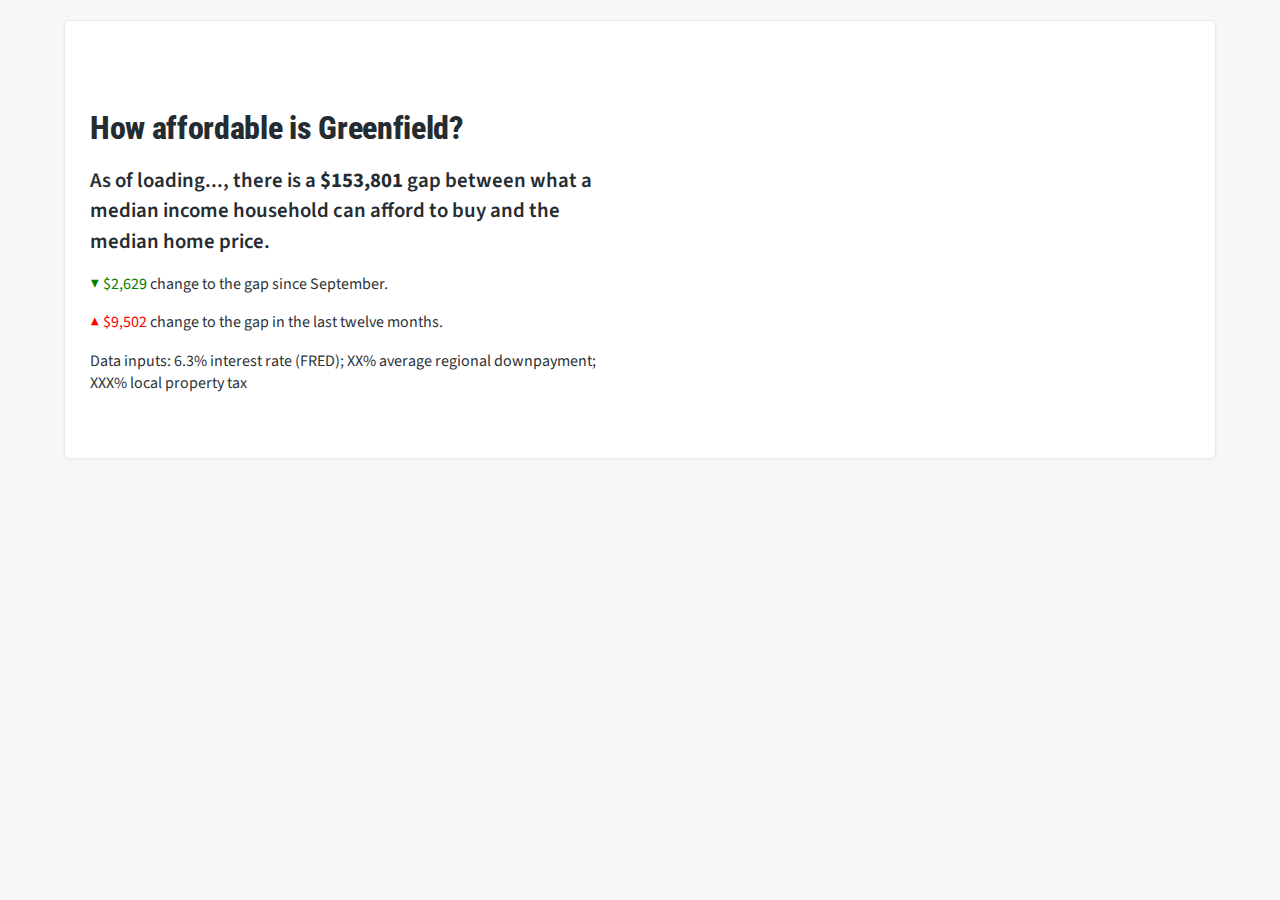
<file: live.html>
<!DOCTYPE html>
<html lang="en">

<head>
	<!-- Metadata 2024 -->
	<meta charset="utf-8">
	<title>Greenfield Housing Study Dashboard</title>
	<meta name="description" content="Explore our interactive dashboard to understand housing needs in Greenfield. This tool provides insights into housing availability, affordability, and trends.">
	<meta name="keywords" content="Greenfield, Housing, Urban Planning, CommunityScale, Assessment, Dashboard">
	<meta name="author" content="CommunityScale">
	<link rel="canonical" href="https://communityscale.github.io/Greenfield/">
	<meta property="og:title" content="Greenfield Housing Study Dashboard">
	<meta property="og:type" content="article">
	<meta property="og:url" content="https://communityscale.github.io/Greenfield/">
	<meta property="og:image" content="https://raw.githubusercontent.com/CommunityScale/Greenfield/main/images/socialcard.jpg">
	<meta property="og:description" content="Housing Study educational dashboard for Greenfield. Provides detailed analysis and insights on housing trends, affordability, and needs.">
	<meta property="og:site_name" content="CommunityScale">
	<meta property="og:locale" content="en_US">
	<meta property="article:author" content="CommunityScale">
	<meta property="article:tag" content="Urban Planning">
	<meta property="article:tag" content="Housing">
	<meta property="article:tag" content="Greenfield">
	<meta name="twitter:card" content="summary_large_image">
	<meta name="twitter:title" content="Greenfield Housing Study Dashboard">
	<meta name="twitter:description" content="Interactive dashboard providing insights into Greenfield's housing needs. Explore data on affordability, availability, and trends.">
	<meta name="twitter:image" content="https://raw.githubusercontent.com/CommunityScale/Greenfield/main/images/socialcard.jpg">
	<meta name="twitter:creator" content="@CommunityScale">
	<meta http-equiv="content-language" content="en">

	<link rel="preconnect" href="https://fonts.googleapis.com">
	<link rel="preconnect" href="https://fonts.gstatic.com" crossorigin>
	<link href="https://fonts.googleapis.com/css2?family=Roboto+Condensed:ital,wght@0,100..900;1,100..900&family=Source+Sans+3:ital,wght@0,200..900;1,200..900&display=swap" rel="stylesheet">

	<!-- Mobile Specific Metas
  –––––––––––––––––––––––––––––––––––––––––––––––––– -->
	<meta name="viewport" content="width=device-width, initial-scale=1">

	<!-- CSS
  –––––––––––––––––––––––––––––––––––––––––––––––––– -->
	<link rel="stylesheet" href="css/normalize.css">
	<link rel="stylesheet" href="css/cs-template.css">

	<!-- Favicon
  –––––––––––––––––––––––––––––––––––––––––––––––––– -->
	<link rel="icon" type="image/png" href="images/favicon.png">

	<!-- Icon library
  –––––––––––––––––––––––––––––––––––––––––––––––––– -->
  <link rel="stylesheet" href="https://cdnjs.cloudflare.com/ajax/libs/font-awesome/4.7.0/css/font-awesome.min.css">


</head>

<body>
    <script src="datagrabber.js"></script>

	
	 
	<!-- Primary Page Layout
  –––––––––––––––––––––––––––––––––––––––––––––––––– -->

		<!-- Row with image and text -->
	<div class="container" id="ZHVI">
		<div class="row insight">
			<div class="six columns" style="margin-top: 2%">
				<h4>How affordable is Greenfield?</h4>
				<h5>As of <span id="current-date">loading...</span>, there is a <b><span id="current-gap">loading...</span></b> gap between what a median income household can afford to buy and the median home price.</h5>
				<p><span class="number" id="change-month">loading...</span> change to the gap since <span id="last-month">loading...</span>.</p>
				<p><span class="number" id="change-year">loading...</span> change to the gap in the last twelve months.</p>
				
				<p>Data inputs: <span id="mortgage-rate"></span> interest rate <span id="current-date"></span> (FRED); XX% average regional downpayment; XXX% local property tax</p>

			
			</div>
			<div class="six columns" style="margin-top: 2%">
				<iframe title="" aria-label="Interactive line chart" id="datawrapper-chart-lKV5Q" src="https://datawrapper.dwcdn.net/lKV5Q/" scrolling="no" frameborder="0" style="width: 0; min-width: 100% !important; border: none;" height="359" data-external="1"></iframe><script type="text/javascript">!function(){"use strict";window.addEventListener("message",(function(a){if(void 0!==a.data["datawrapper-height"]){var e=document.querySelectorAll("iframe");for(var t in a.data["datawrapper-height"])for(var r=0;r<e.length;r++)if(e[r].contentWindow===a.source){var i=a.data["datawrapper-height"][t]+"px";e[r].style.height=i}}}))}();
				</script>
				<figcaption></figcaption>
			</div>
		</div>
	</div>



	<!-- End Document
  –––––––––––––––––––––––––––––––––––––––––––––––––– -->
</body>
</html>
</file>
<file: css/cs.css>
/* CommunityScale LLC 

Table of contents
––––––––––––––––––––––––––––––––––––––––––––––––––
- Grid
- Fonts
- Base Styles
- Typography
- Links
- Images
- Buttons
- Forms
- Lists
- Code
- Tables
- Spacing
- Utilities
- Clearing
- Media Queries
- Colophon
*/


/* Grid
–––––––––––––––––––––––––––––––––––––––––––––––––– */
.sticky {
  position: -webkit-sticky;
  /* For Safari */
  position: sticky;
  top: 0;
  background-color: #fff2cc;
  /* Dark background for visibility */
  padding-top: 8px;
  padding-bottom: 8px;
  margin: 0;
  z-index: 1000;
  /* Ensure it stays on top of other content */
  width: 100%;
  /* Full width */
}

.divider {
  background-color: #fff2cc;
  /* Light yellow */
  padding-top: 20px;
  padding-bottom: 10px;
  margin-top: 20px;
  margin-bottom: 20px;
}

.cover {
  background-image: url('../images/cover.jpg');
  background-size: cover;
  padding-top: 30px;
  padding-bottom: 10px;
  margin-top: 0px;
  margin-bottom: 20px;
}

.title {
  display: inline-block;
  /* Display as inline-block by default */
}

.container {
  position: relative;
  width: 100%;
  max-width: 960px;
  margin: 0 auto;
  padding: 0 20px;
  box-sizing: border-box;
}

.column,
.columns {
  width: 100%;
  float: left;
  box-sizing: border-box;
}

.inline-text {
  display: flex;
  align-items: center;
  margin: 0; /* Remove any default margin */
  padding: 0; /* Remove any default padding */
  gap: 5px; /* Add space between all elements */
  white-space: nowrap; /* Prevent line breaks */
}

.small-text {
  font-size: 1.2rem; /* Smaller than the body font size of 1.5em */
  line-height: 1.2;
}

.unresponsive {
  display: flex;
  flex-wrap: nowrap;
  justify-content: space-between;
  gap: 6px; /* Optional: Adds space between the divs */
  padding-top: 0px; /* Adds 20px padding to the top */
  padding-right: 0;
  padding-bottom: 00px
  padding-left: 0;
  box-sizing: border-box;
}

.side-by-side {
  flex: 1 1 0;
  padding: 0px;
  text-align: center;
  box-sizing: border-box;
}

.content-size {
  padding-top: 0px; /* Adds 20px padding to the top */
  padding-right: 0;
  padding-bottom: 0;
  padding-left: 0;
  box-sizing: border-box;
  flex: 0 0 auto; /* Does not grow or shrink, only as wide as its content */
}

.fill-space {
  padding: 0px;
  box-sizing: border-box;
  flex: 1 1 auto; /* Fills the remaining space */
}

/* For devices larger than 400px */
@media (min-width: 400px) {
  .container {
    width: 85%;
    padding: 0;
  }
}

/* For devices larger than 700px */
@media (min-width: 750px) {
  .container {
    width: 80%;
  }

  .column,
  .columns {
    margin-left: 4%;
  }

  .column:first-child,
  .columns:first-child {
    margin-left: 0;
  }

  .one.column,
  .one.columns {
    width: 4.66666666667%;
  }

  .two.columns {
    width: 13.3333333333%;
  }

  .three.columns {
    width: 22%;
  }

  .four.columns {
    width: 30.6666666667%;
  }

  .five.columns {
    width: 39.3333333333%;
  }

  .six.columns {
    width: 48%;
  }

  .seven.columns {
    width: 56.6666666667%;
  }

  .eight.columns {
    width: 65.3333333333%;
  }

  .nine.columns {
    width: 74.0%;
  }

  .ten.columns {
    width: 82.6666666667%;
  }

  .eleven.columns {
    width: 91.3333333333%;
  }

  .twelve.columns {
    width: 100%;
    margin-left: 0;
  }

  .one-third.column {
    width: 30.6666666667%;
  }

  .two-thirds.column {
    width: 65.3333333333%;
  }

  .one-half.column {
    width: 48%;
  }

  .one-fifth.column {
    width: 16.8%;
  }

  /* Offsets */
  .offset-by-one.column,
  .offset-by-one.columns {
    margin-left: 8.66666666667%;
  }

  .offset-by-two.column,
  .offset-by-two.columns {
    margin-left: 17.3333333333%;
  }

  .offset-by-three.column,
  .offset-by-three.columns {
    margin-left: 26%;
  }

  .offset-by-four.column,
  .offset-by-four.columns {
    margin-left: 34.6666666667%;
  }

  .offset-by-five.column,
  .offset-by-five.columns {
    margin-left: 43.3333333333%;
  }

  .offset-by-six.column,
  .offset-by-six.columns {
    margin-left: 52%;
  }

  .offset-by-seven.column,
  .offset-by-seven.columns {
    margin-left: 60.6666666667%;
  }

  .offset-by-eight.column,
  .offset-by-eight.columns {
    margin-left: 69.3333333333%;
  }

  .offset-by-nine.column,
  .offset-by-nine.columns {
    margin-left: 78.0%;
  }

  .offset-by-ten.column,
  .offset-by-ten.columns {
    margin-left: 86.6666666667%;
  }

  .offset-by-eleven.column,
  .offset-by-eleven.columns {
    margin-left: 95.3333333333%;
  }

  .offset-by-one-third.column,
  .offset-by-one-third.columns {
    margin-left: 34.6666666667%;
  }

  .offset-by-two-thirds.column,
  .offset-by-two-thirds.columns {
    margin-left: 69.3333333333%;
  }

  .offset-by-one-half.column,
  .offset-by-one-half.columns {
    margin-left: 52%;
  }

}



/* Fonts
–––––––––––––––––––––––––––––––––––––––––––––––––– */
@font-face {
  font-family: 'roboto';
  src: url('/css/fonts/roboto-regular.woff2?#iefix') format('woff2'),
    url('/css/fonts/roboto-regular.woff') format('woff'),
    url('/css/fonts/roboto-regular.ttf') format('truetype');
  font-weight: normal;
  font-style: normal;
}

@font-face {
  font-family: 'roboto';
  src: url('/css/fonts/roboto-light.woff2?#iefix') format('woff2'),
    url('/css/fonts/roboto-light.woff') format('woff');
  font-weight: 300;
  font-style: normal;
}

@font-face {
  font-family: 'roboto';
  src: url('/css/fonts/roboto-bold.woff2?#iefix') format('woff2'),
    url('/css/fonts/roboto-bold.woff') format('woff'),
    url('/css/fonts/roboto-bold.ttf') format('truetype');
  font-weight: bold;
  font-style: normal;
}

@font-face {
  font-family: 'roboto';
  src: url('/css/fonts/roboto-italic.woff2?#iefix') format('woff2'),
    url('/css/fonts/roboto-italic.woff') format('woff'),
    url('/css/fonts/roboto-italic.ttf') format('truetype');
  font-weight: normal;
  font-style: italic;
}

/* Base Styles
–––––––––––––––––––––––––––––––––––––––––––––––––– */
/* NOTE
html is set to 62.5% so that all the REM measurements throughout Skeleton
are based on 10px sizing. So basically 1.5rem = 15px :) */
html {
  font-size: 62.5%;
}

body {
  font-size: 1.5em;
  /* currently ems cause chrome bug misinterpreting rems on body element */
  line-height: 1.4;
  font-weight: normal;
  font-family: "roboto", Arial, sans-serif;
  color: #222;
}

/* Typography
–––––––––––––––––––––––––––––––––––––––––––––––––– */
h1,
h2,
h3,
h4,
h5,
h6 {
  margin-top: 1rem;
  margin-bottom: 1rem;
}

h1 {
  font-size: 3.6rem;
  line-height: 1;
  letter-spacing: -.1rem;
  font-weight: bold;
}

h2 {
  font-size: 3.3rem;
  line-height: 1.25;
  letter-spacing: -.1rem;
  font-weight: bold;
}

h3 {
  font-size: 3.0rem;
  line-height: 1.3;
  letter-spacing: -.1rem;
  font-weight: bold;
}

h4 {
  font-size: 2.4rem;
  line-height: 1.35;
  letter-spacing: -.08rem;
  font-weight: 200;
}

h5 {
  font-size: 2.0rem;
  line-height: 1.3;
  letter-spacing: -.05rem;
  font-weight: 200;
}

h6 {
  font-size: 1.5rem;
  line-height: 1.6;
  letter-spacing: 0;
  font-weight: 200;
}

/* Larger than phablet */
@media (min-width: 750px) {
  h1 {
    font-size: 5.0rem;
  }

  h2 {
    font-size: 4.2rem;
  }

  h3 {
    font-size: 3.6rem;
  }

  h4 {
    font-size: 3.0rem;
  }

  h5 {
    font-size: 2.0rem;
  }

  h6 {
    font-size: 1.5rem;
  }
}

p {
  margin-top: 0;
}


/* Links
–––––––––––––––––––––––––––––––––––––––––––––––––– */
a {
  color: #222;
}

a:hover {
  color: #000000;
}

/* Links in sticky header */

.sticky a {
  text-decoration: none;
}

.sticky a:hover {
  text-decoration: underline;
}




/* Images
–––––––––––––––––––––––––––––––––––––––––––––––––– */

.icon {
  display: block;
  width: 100%;
  max-width: 100px;
  height: auto;
  margin: 0 auto;
}

.inline-image {
  height: 2em; /* Slightly taller than the text */
  margin-right: 0.5em; /* Space between image and text */
  text-decoration: none; /* Remove underline */
  vertical-align: middle; /* Align image vertically with text */
}

/* Buttons
–––––––––––––––––––––––––––––––––––––––––––––––––– */
.button,
button,
input[type="submit"],
input[type="reset"],
input[type="button"] {
  display: inline-block;
  height: 38px;
  padding: 0 30px;
  color: #555;
  text-align: center;
  font-size: 11px;
  font-weight: 600;
  line-height: 38px;
  letter-spacing: .1rem;
  text-transform: uppercase;
  text-decoration: none;
  white-space: nowrap;
  background-color: transparent;
  border-radius: 4px;
  border: 1px solid #bbb;
  cursor: pointer;
  box-sizing: border-box;
}

.button:hover,
button:hover,
input[type="submit"]:hover,
input[type="reset"]:hover,
input[type="button"]:hover,
.button:focus,
button:focus,
input[type="submit"]:focus,
input[type="reset"]:focus,
input[type="button"]:focus {
  color: #333;
  border-color: #888;
  outline: 0;
  background-color: #c2c2c2; /* Light gray background on hover */
}

.button.button-primary,
button.button-primary,
input[type="submit"].button-primary,
input[type="reset"].button-primary,
input[type="button"].button-primary {
  color: #FFF;
  background-color: #425a70;
  border-color: #425a70;
}

.button.button-primary:hover,
button.button-primary:hover,
input[type="submit"].button-primary:hover,
input[type="reset"].button-primary:hover,
input[type="button"].button-primary:hover,
.button.button-primary:focus,
button.button-primary:focus,
input[type="submit"].button-primary:focus,
input[type="reset"].button-primary:focus,
input[type="button"].button-primary:focus {
  color: #FFF;
  background-color: #234361;
  border-color: #234361;
}


/* Forms
–––––––––––––––––––––––––––––––––––––––––––––––––– */
input[type="email"],
input[type="number"],
input[type="search"],
input[type="text"],
input[type="tel"],
input[type="url"],
input[type="password"],
textarea,
select {
  height: 38px;
  padding: 6px 10px;
  /* The 6px vertically centers text on FF, ignored by Webkit */
  background-color: #fff;
  border: 1px solid #D1D1D1;
  border-radius: 4px;
  box-shadow: none;
  box-sizing: border-box;
}

/* Removes awkward default styles on some inputs for iOS */
input[type="email"],
input[type="number"],
input[type="search"],
input[type="text"],
input[type="tel"],
input[type="url"],
input[type="password"],
textarea {
  -webkit-appearance: none;
  -moz-appearance: none;
  appearance: none;
}

textarea {
  min-height: 65px;
  padding-top: 6px;
  padding-bottom: 6px;
}

input[type="email"]:focus,
input[type="number"]:focus,
input[type="search"]:focus,
input[type="text"]:focus,
input[type="tel"]:focus,
input[type="url"]:focus,
input[type="password"]:focus,
textarea:focus,
select:focus {
  border: 1px solid #425a70;
  outline: 0;
}

label,
legend {
  display: block;
  margin-bottom: .5rem;
  font-weight: 600;
}

fieldset {
  padding: 0;
  border-width: 0;
}

input[type="checkbox"],
input[type="radio"] {
  display: inline;
}

label>.label-body {
  display: inline-block;
  margin-left: .5rem;
  font-weight: normal;
}


/* Lists
–––––––––––––––––––––––––––––––––––––––––––––––––– */

li,
ul,
ol {
  font-size: 1.5rem;
  line-height: 1.4;
  margin-top: 0.33rem;
  margin-bottom: 0.33rem;
  padding-left: 2rem;
  margin-top: 0;
  margin-bottom: 1rem;
}



/* Code
–––––––––––––––––––––––––––––––––––––––––––––––––– */
code {
  padding: .2rem .5rem;
  margin: 0 .2rem;
  font-size: 90%;
  white-space: nowrap;
  background: #F1F1F1;
  border: 1px solid #E1E1E1;
  border-radius: 4px;
}

pre>code {
  display: block;
  padding: 1rem 1.5rem;
  white-space: pre;
}


/* Tables
–––––––––––––––––––––––––––––––––––––––––––––––––– */
th,
td {
  padding: 12px 15px;
  text-align: left;
  border-bottom: 1px solid #E1E1E1;
}

th:first-child,
td:first-child {
  padding-left: 0;
}

th:last-child,
td:last-child {
  padding-right: 0;
}


/* Spacing
–––––––––––––––––––––––––––––––––––––––––––––––––– */
button,
.button {
  margin-bottom: 1rem;
}

input,
textarea,
select,
fieldset {
  margin-bottom: 1.5rem;
}

pre,
blockquote,
dl,
figure,
table,
p,
ul,
ol,
form {
  margin-bottom: 2.5rem;
}


/* Utilities
–––––––––––––––––––––––––––––––––––––––––––––––––– */
.u-full-width {
  width: 100%;
  box-sizing: border-box;
}

.u-max-full-width {
  max-width: 100%;
  box-sizing: border-box;
}

.u-pull-right {
  float: right;
}

.u-pull-left {
  float: left;
}


/* Misc
–––––––––––––––––––––––––––––––––––––––––––––––––– */
hr {
  margin-top: 3rem;
  margin-bottom: 3.5rem;
  border-width: 0;
  border-top: 1px solid #E1E1E1;
}


/* Clearing
–––––––––––––––––––––––––––––––––––––––––––––––––– */

/* Self Clearing Goodness */
.container:after,
.row:after,
.u-cf {
  content: "";
  display: table;
  clear: both;
}


/* Media Queries
–––––––––––––––––––––––––––––––––––––––––––––––––– */
/*
Note: The best way to structure the use of media queries is to create the queries
near the relevant code. For example, if you wanted to change the styles for buttons
on small devices, paste the mobile query code up in the buttons section and style it
there.
*/


/* Larger than mobile */
@media (min-width: 400px) {}

/* Larger than phablet (also point when grid becomes active) */
@media (min-width: 750px) {}

@media (max-width: 750px) {
  .icon {
    display: none;
  }
}

@media (max-width: 750px) {
  .title {
    display: none;
  }
}

/* Larger than desktop */
@media (min-width: 1000px) {}

/* Larger than Desktop HD */
@media (min-width: 1200px) {}



/*
* Colophon
* Content
* CommunityScale LLC
* CSS based on Skeleton V2.0.4
* Copyright 2014, Dave Gamache
* www.getskeleton.com
* Free to use under the MIT license.
* http://www.opensource.org/licenses/mit-license.php
* 12/29/2014
*/
</file>
<file: css/cs-template.css>
/* CommunityScale LLC 

Table of contents
––––––––––––––––––––––––––––––––––––––––––––––––––
- Grid
- Fonts
- Base Styles
- Typography
- Links
- Images
- Buttons
- Forms
- Lists
- Code
- Tables
- Spacing
- Utilities
- Clearing
- Media Queries
- Colophon
*/


/* Grid
–––––––––––––––––––––––––––––––––––––––––––––––––– */
.sticky {
  position: -webkit-sticky;
  /* For Safari */
  position: sticky;
  top: 0;
  background-color: #252C31; 
  color: #FFFFFF;
  /* Dark background for visibility */
  padding: 5px 0;
  margin: 0;
  z-index: 1000;
  /* Ensure it stays on top of other content */
  width: 100%;
  /* Full width */
}

.divider {
  padding-top: 100px;
  padding-bottom: 100px;
  margin-top: 20px;
  margin-bottom: 20px;
  border-top: 1px solid #ebebeb;
  border-bottom: 1px solid #ebebeb;
}

.divider-icon {
  border-radius: 100px;
  background-color: #D5DCE4;
  margin-right: 20px;
  height: 65px;
  width: 65px;
}

.divider-icon img {
  width: 100%;
  height: 100%;
}

.large-icon {
  border-radius: 100px;
  background-color: #D5DCE4;
  height: 75px;
  width: 75px;
}

.large-icon img {
  width: 100%;
  height: 100%;
}

.divider-header {
  display: flex;
  justify-content: center;
  align-items: center;
}

.section {
  margin: 0 10%;
}

.row{
  margin: 20px 0;
}

.container {
  scroll-margin-top: 80px;
  position: relative;
  width: 100%;
  max-width: 1200px;
  margin: 0 auto;
  padding: 3rem 20px;
  box-sizing: border-box;
}

.column,
.columns {
  width: 100%;
  float: left;
  box-sizing: border-box;
}

/* Custom layouts
–––––––––––––––––––––––––––––––––––––––––––––––––– */

/* Special cover at the top of the page */
.cover, .footer {
  background-image: url('../images/client/Greenfield\ aerial\ photo.jpg'), linear-gradient(to right,rgba(56,63,69,0.9),rgba(138, 121, 70, 0.75));
  background-size: cover;
  background-blend-mode: multiply;
  background-repeat: no-repeat;
  padding: 50px 0;
  margin-top: 0px;
  color: white;
}

.cover h1, .footer h1 {
  color: white;
  max-width: 100%;
}

.cover p, .footer p {
  text-shadow: 0px 0px 2px rgba(24, 27, 30, 0.9);
}

.footer p {
  margin-bottom: 0;
}

.cover a, .footer a {
  color: #E2C982;
}

.cover a:hover, .footer a:hover {
  color: #8A7946;
}

.overview {
  background-color: white;
  padding: 20px 0;
}

/* Add the insight class to a row to get a nice container for your insight */
.insight {
  background-color: #FFFFFF;
  padding: 25px;
  border-radius: 5px;
  display: flex;
  align-items: center;
  border: 1px solid #EAEAEA;
  box-shadow: 0px 1px 3px #EAEAEA ;
}

.insight h5 {
  text-align: left;
}

/* Progress tracker section */
.progress-tracker {
  background: #383F45;
  padding: 50px 0;
  margin-top: 1px;
}

.progress-tracker h1,
.progress-tracker h2,
.progress-tracker h3,
.progress-tracker h4,
.progress-tracker h5,
.progress-tracker h6 {
  color: white;
  text-align: center;
}

.progress-tracker p {
  color: white;
  text-align: center;
}

/* Use center-align class to center content in columns */
.center-align {
  display: flex;
  flex-direction: column;
  align-items: center;
}

.inline-text {
  display: flex;
  align-items: center;
  margin: 0; /* Remove any default margin */
  padding: 0; /* Remove any default padding */
  gap: 5px; /* Add space between all elements */
  white-space: nowrap; /* Prevent line breaks */
}

.small-text {
  font-size: 1.2rem; /* Smaller than the body font size of 1.5em */
  line-height: 1.2;
}

.unresponsive {
  display: flex;
  flex-wrap: nowrap;
  align-items: center;
  padding-top: 0px; /* Adds 20px padding to the top */
  padding-right: 0;
  padding-bottom: 00px;
  box-sizing: border-box;
}

.unresponsive p {
  margin-left: 20px;
}

.boxes {
  display: flex;
  justify-content: space-around;
  padding: 0px;
  text-align: center;
  box-sizing: border-box;
  margin: 50px 0 0 0;
}

.box {
  display: flex;
  flex-direction: column;
  align-items: center;
  width: 100%;
  margin: 0 20px;
}

.content-size {
  padding-top: 0px; /* Adds 20px padding to the top */
  padding-right: 0;
  padding-bottom: 0;
  padding-left: 0;
  box-sizing: border-box;
  flex: 0 0 auto; /* Does not grow or shrink, only as wide as its content */
}

/* For devices larger than 1px */
@media (min-width: 1px) {
  .container {
    width: 90%;
    padding: 0;
  }

  .nav-container {
    width: 90%;
    padding: 0 10px;
  }

  .boxes {
    flex-direction: column;
    align-items: center;
  }

  .box {
    width: 100%;
  }

  .title {
    display: none;
  }
}

/* For devices larger than 750px */
@media (min-width: 750px) {
  .container {
    width: 90%;
  }

  .title {
    display:block;
  }

  .nav-container {
    width: 90%;
    padding: 0 10px;
  }

  .boxes {
    flex-direction: row;
    align-items: flex-start;
  }

  .column,
  .columns {
    margin-left: 4%;
  }

  .column:first-child,
  .columns:first-child {
    margin-left: 0;
  }

  .one.column,
  .one.columns {
    width: 4.66666666667%;
  }

  .two.columns {
    width: 13.3333333333%;
  }

  .three.columns {
    width: 22%;
  }

  .four.columns {
    width: 30.6666666667%;
  }

  .five.columns {
    width: 39.3333333333%;
  }

  .six.columns {
    width: 48%;
  }

  .seven.columns {
    width: 56.6666666667%;
  }

  .eight.columns {
    width: 65.3333333333%;
  }

  .nine.columns {
    width: 74.0%;
  }

  .ten.columns {
    width: 82.6666666667%;
  }

  .eleven.columns {
    width: 91.3333333333%;
  }

  .twelve.columns {
    width: 100%;
    margin-left: 0;
  }

  .one-third.column {
    width: 30.6666666667%;
  }

  .two-thirds.column {
    width: 65.3333333333%;
  }

  .one-half.column {
    width: 48%;
  }

  .one-fifth.column {
    width: 16.8%;
  }

  /* Offsets */
  .offset-by-one.column,
  .offset-by-one.columns {
    margin-left: 8.66666666667%;
  }

  .offset-by-two.column,
  .offset-by-two.columns {
    margin-left: 17.3333333333%;
  }

  .offset-by-three.column,
  .offset-by-three.columns {
    margin-left: 26%;
  }

  .offset-by-four.column,
  .offset-by-four.columns {
    margin-left: 34.6666666667%;
  }

  .offset-by-five.column,
  .offset-by-five.columns {
    margin-left: 43.3333333333%;
  }

  .offset-by-six.column,
  .offset-by-six.columns {
    margin-left: 52%;
  }

  .offset-by-seven.column,
  .offset-by-seven.columns {
    margin-left: 60.6666666667%;
  }

  .offset-by-eight.column,
  .offset-by-eight.columns {
    margin-left: 69.3333333333%;
  }

  .offset-by-nine.column,
  .offset-by-nine.columns {
    margin-left: 78.0%;
  }

  .offset-by-ten.column,
  .offset-by-ten.columns {
    margin-left: 86.6666666667%;
  }

  .offset-by-eleven.column,
  .offset-by-eleven.columns {
    margin-left: 95.3333333333%;
  }

  .offset-by-one-third.column,
  .offset-by-one-third.columns {
    margin-left: 34.6666666667%;
  }

  .offset-by-two-thirds.column,
  .offset-by-two-thirds.columns {
    margin-left: 69.3333333333%;
  }

  .offset-by-one-half.column,
  .offset-by-one-half.columns {
    margin-left: 52%;
  }

}



/* Fonts
–––––––––––––––––––––––––––––––––––––––––––––––––– */

/* <uniquifier>: Use a unique and descriptive class name
   <weight>: Use a value from 100 to 900 */

.roboto-condensed-medium {
  font-family: "Roboto Condensed", sans-serif;
  font-optical-sizing: auto;
  font-weight: 500;
  font-style: normal;
}

/* <uniquifier>: Use a unique and descriptive class name
   <weight>: Use a value from 200 to 900 */

.source-sans-3-medium {
  font-family: "Source Sans 3", sans-serif;
  font-optical-sizing: auto;
  font-weight: 500;
  font-style: normal;
}

/* Base Styles
–––––––––––––––––––––––––––––––––––––––––––––––––– */
/* NOTE
html is set to 16rem so that all the REM measurements throughout Skeleton
are based on 16px sizing. So basically 1rem = 16px :) */
html {
  font-size: 16px;
  scroll-behavior: smooth;
}

body {
  font-family: "Source Sans 3", sans-serif;
  font-optical-sizing: auto;
  font-weight: 400;
  font-style: normal;
  font-size: 1rem;
  line-height: 1.4;

  color: #2D3338;

  -webkit-font-smoothing: antialiased;
  -moz-osx-font-smoothing: grayscale;
  text-rendering: optimizeLegibility;

  background-color: #F8F8F8;
}

img {
  border-radius: 10px;
}


/* Typography
–––––––––––––––––––––––––––––––––––––––––––––––––– */
h1,
h2,
h3,
h4,
h5,
h6 {
  margin-top: 1rem;
  margin-bottom: 1rem;

  max-width: 850px;

  font-family: "Roboto Condensed", sans-serif;
  font-optical-sizing: auto;
  font-style: normal;

  color: #252C31;
}

h1 {
  font-size: 4.75rem;
  line-height: 1;
  letter-spacing: -.18rem;
  font-weight: 600;
}

h2 {
  font-size: 3.75rem;
  line-height: 1.25;
  letter-spacing: -.1rem;
  font-weight: 600;
  text-align: center;
}

h3 {
  font-size: 3.25rem;
  line-height: 1.3;
  letter-spacing: -.1rem;
  font-weight: 400;
  text-align: center;
}

h4 {
  font-size: 2rem;
  line-height: 1.35;
  letter-spacing: -.02rem;
  font-weight: 800;
}

/* Use as subtitles */

h5 {
  font-family: "Source Sans 3", sans-serif;
  font-optical-sizing: auto;
  font-weight: 600;
  font-style: normal;

  font-size: 1.3rem;
  line-height: 1.45;
  letter-spacing: 0;

  text-align: center;
}

h6 {
  font-family: "Source Sans 3", sans-serif;
  font-optical-sizing: auto;
  font-weight: 400;
  font-style: normal;

  font-size: 1.2rem;
  line-height: 1.45;
  letter-spacing: 0;

  text-align: center;
}

figcaption {
  font-family: "Source Sans 3", sans-serif;
  font-optical-sizing: auto;
  font-weight: 400;
  font-style: normal;

  font-size: .8rem;
  line-height: 1.45;
  letter-spacing: 0;
}

p.large {
  font-size: 1.75rem;
}

p.large-number {
  font-size: 6rem;
  font-family: "Roboto Condensed", sans-serif;
  font-weight: 1000;
  line-height: 1;
  letter-spacing:-.15rem;
}

p.large-emoji {
  font-size: 3.5rem;
  line-height: 1;
}

/* Larger than phablet  */
@media (max-width: 750px) {
  h1 {
    font-size: 4.0rem;
  }

  h2 {
    font-size: 3.5rem;
  }

  h3 {
    font-size: 3.0rem;
  }

  h4 {
    font-size: 2.5rem;
  }

  h5 {
    font-size: 2.0rem;
  }

  h6 {
    font-size: 1.5rem;
  }
}

p {
  margin-top: 0;
}


/* Links
–––––––––––––––––––––––––––––––––––––––––––––––––– */
a {
  color: #504525;
}

a:hover {
  color: #8A7946;
}

/* Links in sticky header */

.sticky {
  display: flex;
  justify-content: center;
}

.sticky a {
  text-decoration: none;
  color: #FFFFFF;
}

.sticky a:hover {
  text-decoration: underline;
}

.nav-container {
  display: flex;
  justify-content: space-between;
  max-width: 1200px;
}


/* Navbar
–––––––––––––––––––––––––––––––––––––––––––––––––– */

.navbar {
  display: flex;
  align-items: center;
  justify-content: flex-end;
  flex-wrap: wrap;
}

.nav-container .navbar a {
  float: right;
  display: block;
  color: #f2f2f2;
  text-align: center;
  padding: 14px 16px;
  text-decoration: none;
}

/* Chips
–––––––––––––––––––––––––––––––––––––––––––––––––– */
.chip-container {
  display: flex;
  justify-content: center;
  flex-wrap: wrap;
}

/* .chip {
  border-radius: 50px;
  border: 2px solid #A4ADB7;
  padding: 10px 15px;
  margin: 10px;
} */

/* Images
–––––––––––––––––––––––––––––––––––––––––––––––––– */

.icon {
  display: block;
  width: 100%;
  max-width: 100px;
  height: auto;
  margin: 0 auto;
}

.inline-logo {
  height: 45px; /* Slightly taller than the text */
  margin-right: 10px;
}

.inline-image {
  height: 4rem; /* Slightly taller than the text */
  text-decoration: none; /* Remove underline */
  vertical-align: middle; /* Align image vertically with text */
}

/* Buttons
–––––––––––––––––––––––––––––––––––––––––––––––––– */
.button,
button,
input[type="submit"],
input[type="reset"],
input[type="button"] {
  display: inline-block;
  padding: 5px 25px 4px 25px;
  color: #252C31;
  text-align: center;

  font-family: "Source Sans 3", sans-serif;
  font-optical-sizing: auto;
  font-style: normal;
  font-size: 1.1rem;
  letter-spacing: .05rem;
  font-weight: 700;
  line-height: 38px;
  text-decoration: none;
  
  white-space: nowrap;
  background-color: #F3D16E;
  border-radius: 10px;
  border: none;
  border-bottom: 2px solid #be951c;
  cursor: pointer;
  box-sizing: border-box;
  
  transition: all 0.2s ease-in-out;
}

.button:hover,
button:hover,
input[type="submit"]:hover,
input[type="reset"]:hover,
input[type="button"]:hover,
.button:focus,
button:focus,
input[type="submit"]:focus,
input[type="reset"]:focus,
input[type="button"]:focus {
  color: #252C31;
  border-color: #888;
  outline: 0;
  background-color: #C5AE6D;
}

.button.button-primary,
button.button-primary,
input[type="submit"].button-primary,
input[type="reset"].button-primary,
input[type="button"].button-primary {
  color: #2D3338;
  background-color: #CFD4DB;
  border: 1px solid #2D3338;
  margin: 5px;
  padding: 0px 15px;
  border-radius: 8px;
}

.button.button-primary:hover,
button.button-primary:hover,
input[type="submit"].button-primary:hover,
input[type="reset"].button-primary:hover,
input[type="button"].button-primary:hover,
.button.button-primary:focus,
button.button-primary:focus,
input[type="submit"].button-primary:focus,
input[type="reset"].button-primary:focus,
input[type="button"].button-primary:focus {
  color: #FFF;
  background-color: #234361;
  border-color: #234361;
}


/* Forms
–––––––––––––––––––––––––––––––––––––––––––––––––– */
input[type="email"],
input[type="number"],
input[type="search"],
input[type="text"],
input[type="tel"],
input[type="url"],
input[type="password"],
textarea,
select {
  height: 38px;
  padding: 6px 10px;
  /* The 6px vertically centers text on FF, ignored by Webkit */
  background-color: #fff;
  border: 1px solid #D1D1D1;
  border-radius: 4px;
  box-shadow: none;
  box-sizing: border-box;
}

/* Removes awkward default styles on some inputs for iOS */
input[type="email"],
input[type="number"],
input[type="search"],
input[type="text"],
input[type="tel"],
input[type="url"],
input[type="password"],
textarea {
  -webkit-appearance: none;
  -moz-appearance: none;
  appearance: none;
}

textarea {
  min-height: 65px;
  padding-top: 6px;
  padding-bottom: 6px;
}

input[type="email"]:focus,
input[type="number"]:focus,
input[type="search"]:focus,
input[type="text"]:focus,
input[type="tel"]:focus,
input[type="url"]:focus,
input[type="password"]:focus,
textarea:focus,
select:focus {
  border: 1px solid #425a70;
  outline: 0;
}

label,
legend {
  display: block;
  margin-bottom: .5rem;
  font-weight: 600;
}

fieldset {
  padding: 0;
  border-width: 0;
}

input[type="checkbox"],
input[type="radio"] {
  display: inline;
}

label>.label-body {
  display: inline-block;
  margin-left: .5rem;
  font-weight: normal;
}


/* Lists
–––––––––––––––––––––––––––––––––––––––––––––––––– */
ul {
  display: flex;
  flex-direction: column;
  align-content: center;
  flex-wrap: wrap;
}

li,
ul,
ol {
  font-size: 1rem;
  line-height: 1.4;
  padding-left: 1rem;
  margin-top: 0;
  margin-bottom: 1rem;
}



/* Code
–––––––––––––––––––––––––––––––––––––––––––––––––– */
code {
  padding: .2rem .5rem;
  margin: 0 .2rem;
  font-size: 90%;
  white-space: nowrap;
  background: #F1F1F1;
  border: 1px solid #EAEAEA;
  border-radius: 4px;
}

pre>code {
  display: block;
  padding: 1rem 1.5rem;
  white-space: pre;
}


/* Tables
–––––––––––––––––––––––––––––––––––––––––––––––––– */

/* highlight an entire row, cell, or header by applying the "important" class */
tr.important td, th.important, td.important {
  font-weight: 900;
  background-color: #FFEDB7;
}

th {
  border-bottom: 1px solid #EAEAEA;
  padding: 5px;
  font-weight: 400;
}

th,
td {
  text-align: left;
}

td {
  border-bottom: 1px solid #ffffff;
  padding: 5px;
}

/* Add this class to <table> to get a table that has columns of the same width */
.uniform-columns {
  table-layout: fixed;
  width: 100%;
  border-collapse: collapse;
}

/* Just specify which column numbers you want center or right aligned, i.e. if you want column 2 & 7 right aligned, and 3 centered, just do:
<table class="tr2 tc3 tr7"> */

.tr1 td:nth-child(1), .tr1 th:nth-child(1),
.tr2 td:nth-child(2), .tr2 th:nth-child(2),
.tr3 td:nth-child(3), .tr3 th:nth-child(3),
.tr4 td:nth-child(4), .tr4 th:nth-child(4),
.tr5 td:nth-child(5), .tr5 th:nth-child(5),
.tr6 td:nth-child(6), .tr6 th:nth-child(6),
.tr7 td:nth-child(7), .tr7 th:nth-child(7),
.tr8 td:nth-child(8), .tr8 th:nth-child(8),
.tr9 td:nth-child(9), .tr9 th:nth-child(9) { text-align:right }

.tc1 td:nth-child(1), .tc1 th:nth-child(1),
.tc2 td:nth-child(2), .tc2 th:nth-child(2),
.tc3 td:nth-child(3), .tc3 th:nth-child(3),
.tc4 td:nth-child(4), .tc4 th:nth-child(4),
.tc5 td:nth-child(5), .tc5 th:nth-child(5),
.tc6 td:nth-child(6), .tc6 th:nth-child(6),
.tc7 td:nth-child(7), .tc7 th:nth-child(7),
.tc8 td:nth-child(8), .tc8 th:nth-child(8),
.tc9 td:nth-child(9), .tc9 th:nth-child(9) { text-align:center }


/* Horizontal scrolling tables */
.scroll-container {
  width: 100%; /* Adjust width as needed */
  overflow-x: auto; /* Enables horizontal scrolling */
  white-space: nowrap; /* Prevents content from wrapping to a new line */
  }

.scroll-content {
  display: inline-block; /* Keeps content in a single line */
  width: auto; /* Example width to show scrolling, adjust as needed */
}

table {
  width: auto; /* Ensures the table takes the width of its content */
  border-collapse: collapse; /* Ensures table borders collapse to remove extra space */
}

/* Spacing
–––––––––––––––––––––––––––––––––––––––––––––––––– */
button,
.button {
  margin-bottom: 1rem;
}

input,
textarea,
select,
fieldset {
  margin-bottom: 1.5rem;
}

pre,
blockquote,
dl,
figure,
table,
p,
ul,
ol,
form {
  margin-bottom: 1rem;
}


/* Utilities
–––––––––––––––––––––––––––––––––––––––––––––––––– */
.u-full-width {
  width: 100%;
  box-sizing: border-box;
}

.u-max-full-width {
  max-width: 100%;
  box-sizing: border-box;
}

.u-pull-right {
  float: right;
}

.u-pull-left {
  float: left;
}


/* Misc
–––––––––––––––––––––––––––––––––––––––––––––––––– */
hr {
  margin-top: 3rem;
  margin-bottom: 3.5rem;
  border-width: 0;
  border-top: 1px solid #E1E1E1;
}


/* Clearing
–––––––––––––––––––––––––––––––––––––––––––––––––– */

/* Self Clearing Goodness */
.container:after,
.row:after,
.u-cf {
  content: "";
  display: table;
  clear: both;
}


/* Media Queries
–––––––––––––––––––––––––––––––––––––––––––––––––– */
/*
Note: The best way to structure the use of media queries is to create the queries
near the relevant code. For example, if you wanted to change the styles for buttons
on small devices, paste the mobile query code up in the buttons section and style it
there.
*/


/* Larger than mobile */
@media (min-width: 400px) {}

/* Larger than phablet (also point when grid becomes active) */
@media (min-width: 750px) {}

@media (max-width: 750px) {
  .icon {
    display: none;
  }

  .insight {
    display:flex;
    flex-direction: column;
  }
}

/* Larger than desktop */
@media (min-width: 1000px) {}

/* Larger than Desktop HD */
@media (min-width: 1200px) {}



/*
* Colophon
* Content
* CommunityScale LLC
* CSS based on Skeleton V2.0.4
* Copyright 2014, Dave Gamache
* www.getskeleton.com
* Free to use under the MIT license.
* http://www.opensource.org/licenses/mit-license.php
* 12/29/2014
*/
</file>
